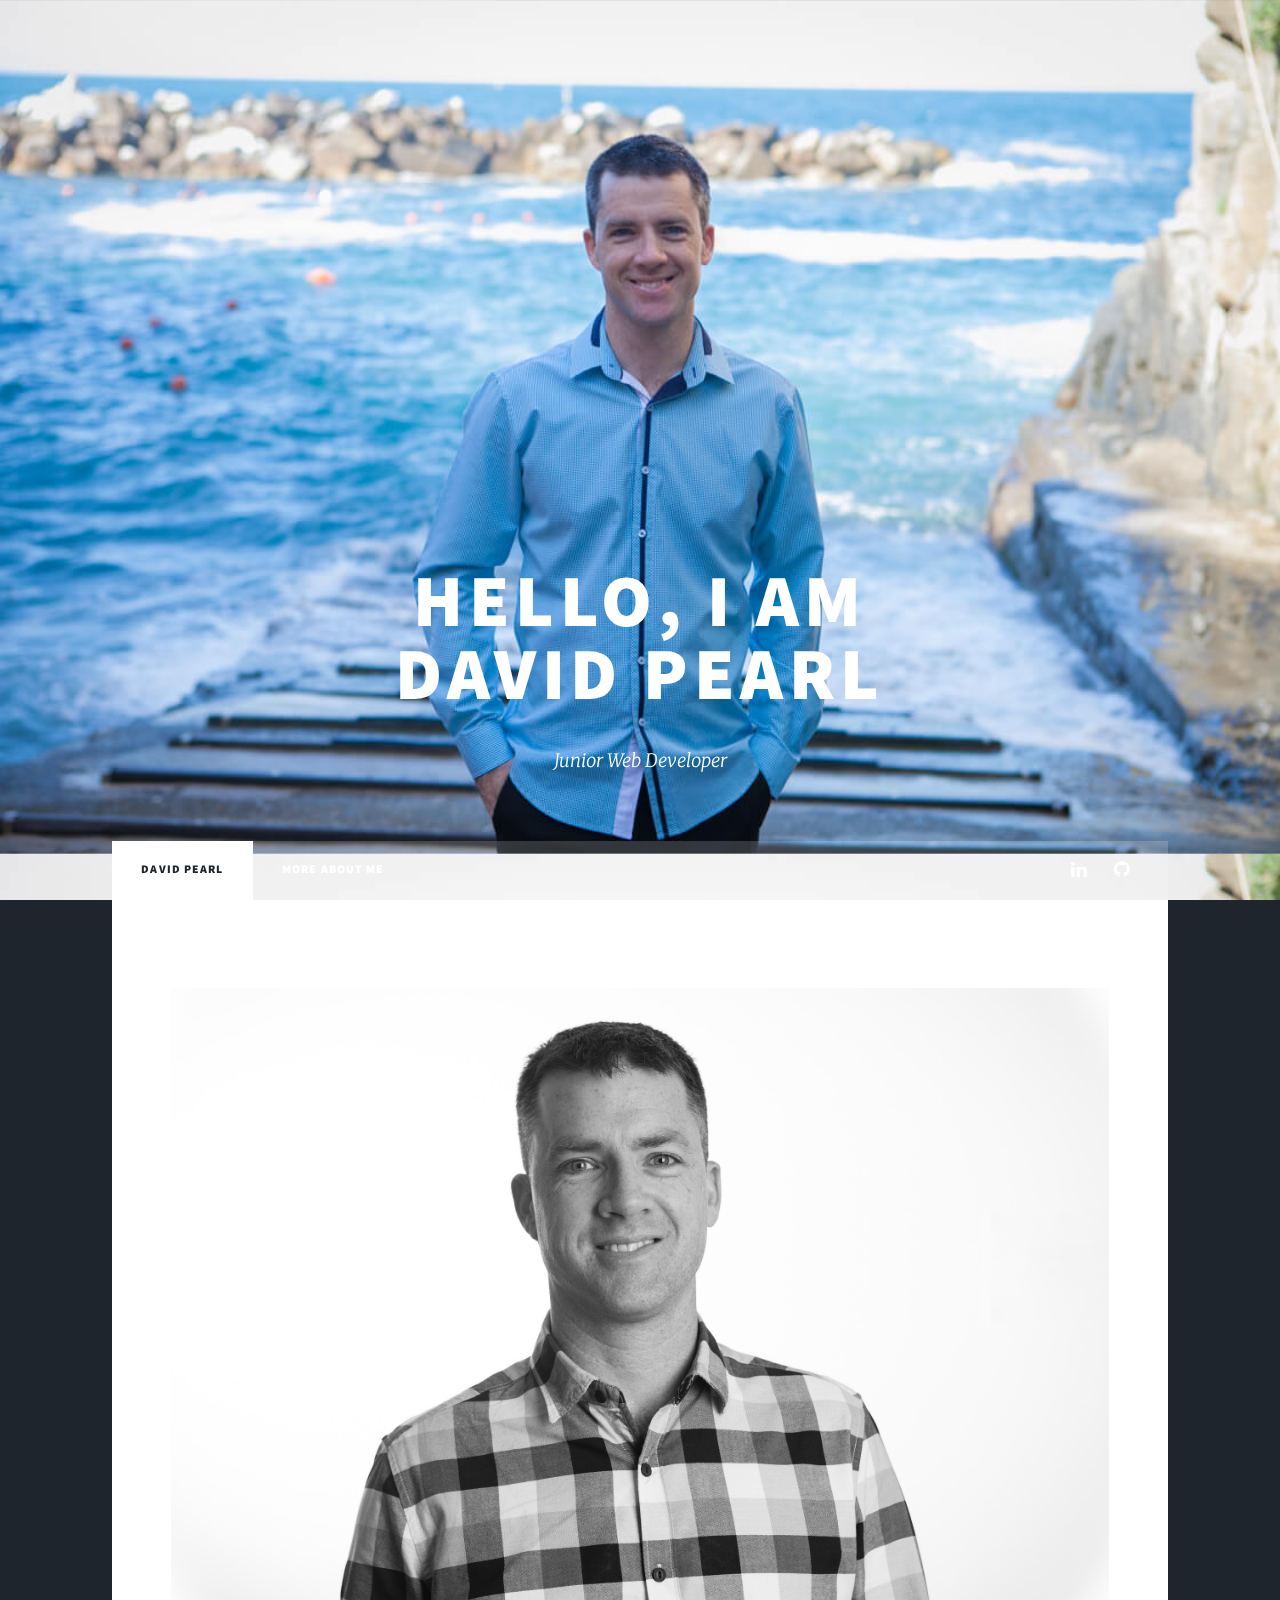
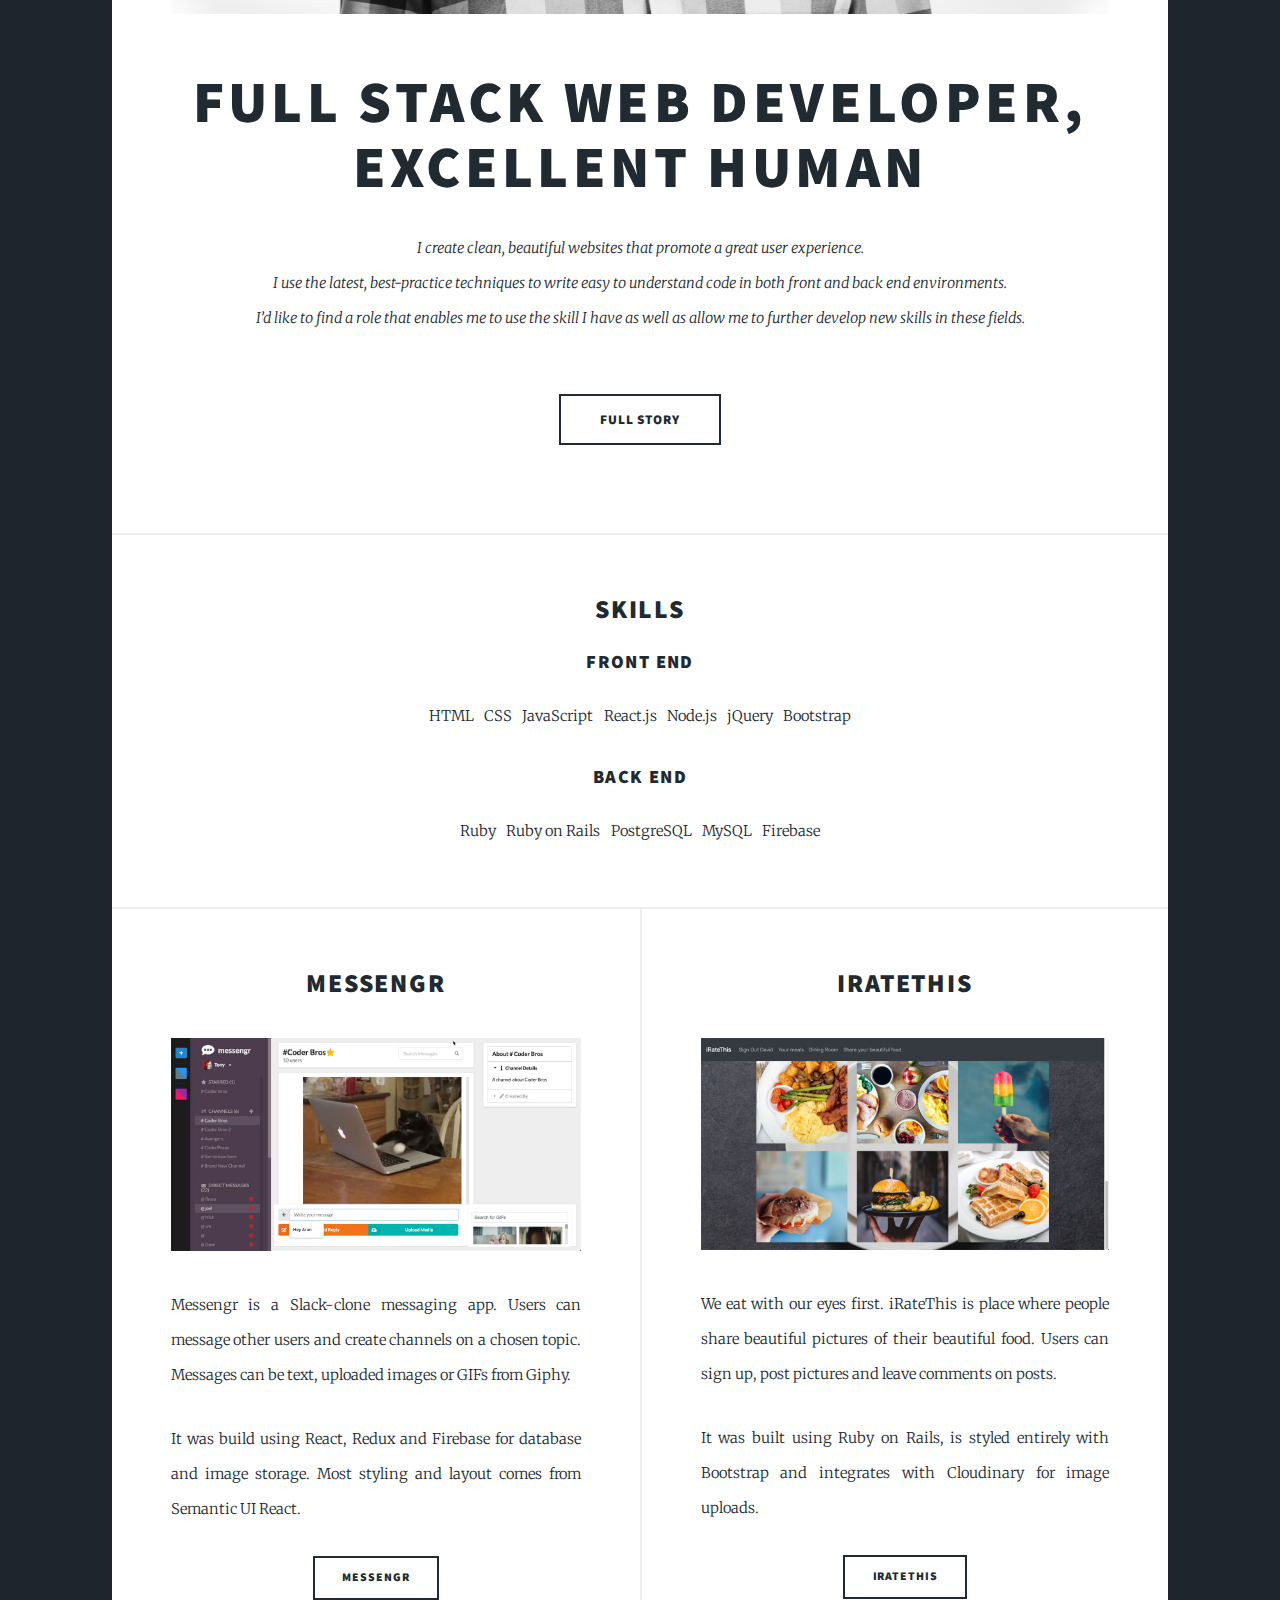
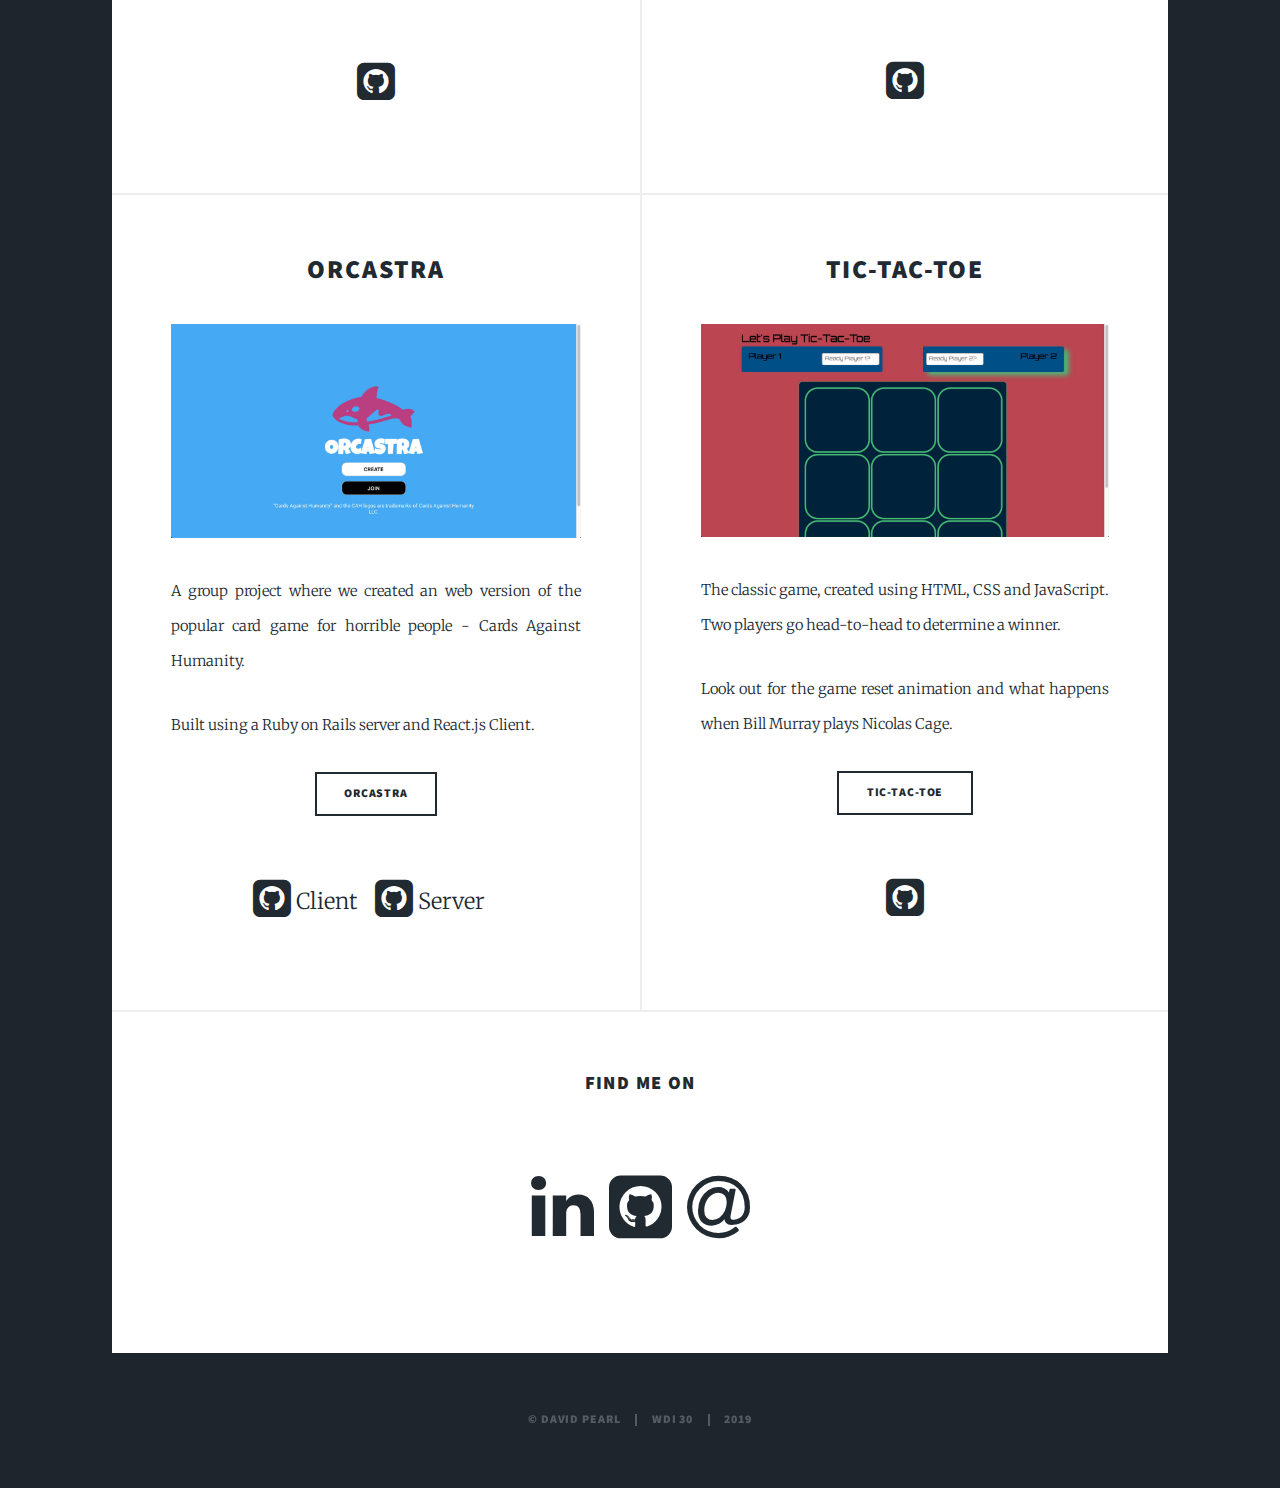
<file: index.html>
<!DOCTYPE HTML>
<html>
	<head>
		<title>David Pearl | Web Dev</title>
		<meta charset="utf-8" />
		<meta name="viewport" content="width=device-width, initial-scale=1, user-scalable=no" />
		<link rel="stylesheet" href="assets/css/main.css" />
		<noscript><link rel="stylesheet" href="assets/css/noscript.css" /></noscript>
	</head>
	<body class="is-preload">

		<!-- Wrapper -->
			<div id="wrapper" class="fade-in">

				<!-- Intro -->
					<div id="intro">
						<h1>Hello, I am<br />
						David Pearl</h1>
						<p>Junior Web Developer</p>
					</div>

				<!-- Header -->
					<header id="header">
						<a href="index.html" class="logo">David Pearl</a>
					</header>

				<!-- Nav -->
					<nav id="nav">
						<ul class="links">
							<li class="active">
								<a href="index.html">David Pearl</a>
							</li>
							<li>
								<a href="aboutme.html">More about me</a>
							</li>
						</ul>
						<ul class="icons">
							<li>
								<a href="https://linkedin.com/in/davidtpearl/" class="icon fa-linkedin" target="_blank"><span class="label">LinkedIn</span></a>
							</li>
							<li>
								<a href="https://github.com/dtpearl" class="icon fa-github" target="_blank"><span class="label">GitHub</span></a>
							</li>
						</ul>
					</nav>

				<!-- Main -->
					<div id="main">

						<!-- Featured Post -->
							<article class="post featured">

								<a class="image main"><img src="images/pic01.jpg" alt="David Pearl" /></a>
								<header class="major">
									<h2>Full Stack Web Developer,<br />
									Excellent Human</h2>
									<p>I create clean, beautiful websites that promote a great user experience.<br />
									I use the latest, best-practice techniques to write easy to understand code in both front and back end environments.<br />
									I’d like to find a role that enables me to use the skill I have as well as allow me to further develop new skills in these fields.</p>
								</header>
								<ul class="actions special">
									<li>
										<a href="aboutme.html" class="button large">Full Story</a>
									</li>
								</ul>
							</article>

							<section class="skills">
								<h2>Skills</h2>
								<h3>Front End</h3>
								<ul class="icons">
									<li>HTML</li>
									<li>CSS</li>
									<li>JavaScript</li>
									<li>React.js</li>
									<li>Node.js</li>
									<li>jQuery</li>
									<li>Bootstrap</li>
								</ul>
								<h3>Back End</h3>
								<ul class="icons">
									<li>Ruby</li>
									<li>Ruby on Rails</li>
									<li>PostgreSQL</li>
									<li>MySQL</li>
									<li>Firebase</li>
								</ul>
							</section>

						<!-- Portfolio Items -->
							<section class="posts">
								<!-- Portfolio Item - Messengr -->
								<article>
									<header>
										<h2><a href="https://dtpearl.github.io/messengr" target="_blank">messengr</a></h2>
									</header>
									<a href="https://dtpearl.github.io/messengr" class="image fit" target="_blank"><img src="images/messengr_screenshot.jpg" alt="Messengr Screenshot" /></a>
									<p>Messengr is a Slack-clone messaging app. Users can message other users and create channels on a chosen topic. Messages can be text, uploaded images or GIFs from Giphy.</p>
									<p>It was build using React, Redux and Firebase for database and image storage. Most styling and layout comes from Semantic UI React.</p>
									<ul class="actions special">
										<li><a href="https://dtpearl.github.io/messengr" class="button" target="_blank">messengr</a></li>
									</ul>
									<a href="https://github.com/dtpearl/messengr" class="icon alt fa-github-square fa-3x" target="_blank"></a>
								</article>

								<!-- Portfolio Item - iRateThis -->
								<article>
									<header>
										<h2><a href="https://iratethis.herokuapp.com" target="_blank">iRateThis</h2>
									</header>
									<a href="https://iratethis.herokuapp.com" class="image fit" target="_blank"><img src="images/iratethis_screenshot.jpg" alt="iRateThis Screenshot" /></a>
									<p>We eat with our eyes first. iRateThis is place where people share beautiful pictures of their beautiful food. Users can sign up, post pictures and leave comments on posts.</p>
									<p>It was built using Ruby on Rails, is styled entirely with Bootstrap and integrates with Cloudinary for image uploads.</p>
									<ul class="actions special">
										<li><a href="https://iratethis.herokuapp.com" class="button" target="_blank">iRateThis</a></li>
									</ul>
									<a href="https://github.com/dtpearl/iratethis" class="icon alt fa-github-square fa-3x" target="_blank"></a>
								</article>

								<!-- Portfolio Item - Orcastra -->
								<article>
									<header>
										<h2><a href="https://nickec86.github.io/orcastra_client/#/" target="_blank">Orcastra</a></h2>
									</header>
									<a href="https://nickec86.github.io/orcastra_client/#/" class="image fit" target="_blank"><img src="images/orcastra_screenshot.jpg" alt="Orcastra Screenshot" /></a>
									<p>A group project where we created an web version of the popular card game for horrible people - Cards Against Humanity.</p>
									<p>Built using a Ruby on Rails server and React.js Client.</p>
									<ul class="actions special">
										<li><a href="https://nickec86.github.io/orcastra_client/#/" class="button" target="_blank">Orcastra</a></li>
									</ul>
									<a href="https://github.com/nickec86/orcastra_client" class="icon alt fa-github-square fa-3x" target="_blank"><span class="orcastra-git"> Client</span></a>
									<a href="https://github.com/dtpearl/orcastra-backend" class="icon alt fa-github-square fa-3x" target="_blank"><span class="orcastra-git"> Server</span></a>
								</article>

								<!-- Portfolio Item - Tic Tac Toe -->
								<article>
									<header>
										<h2><a href="#">Tic-Tac-Toe</a></h2>
									</header>
									<a href="#" class="image fit" target="_blank"><img src="images/project0_screenshot.jpg" alt="Tic Tac Toe Screenshot" /></a>
									<p>The classic game, created using HTML, CSS and JavaScript. Two players go head-to-head to determine a winner.</p>
									<p>Look out for the game reset animation and what happens when Bill Murray plays Nicolas Cage.</p>
									<ul class="actions special">
										<li>
											<a href="https://dtpearl.github.io/Project0/" class="button" target="_blank">Tic-Tac-Toe</a>
										</li>
									</ul>
									<a href="https://github.com/dtpearl/Project0" class="icon alt fa-github-square fa-3x" target="_blank"><span class="label">GitHub</span></a>
								</article>
							</section>

						<!-- Footer -->
							<footer>
								<section>
									<h3>Find Me On</h3>
									<ul class="icons alt">
										<a href="https://linkedin.com/in/davidtpearl/" class="icon alt fa-linkedin fa-5x" target="_blank"><span class="label">LinkedIn</span>  </a>
										<a href="https://github.com/dtpearl" class="icon alt fa-github-square fa-5x" target="_blank"><span class="label">GitHub</span>  </a>
										<a href="mailto: davidtpearl@gmail.com" class="icon alt fa-at fa-5x"><span class="label">davidtpearl@gmail.com</span></a>
									</ul>
								</section>
							</footer>

					</div>

				<!-- Copyright -->
					<div id="copyright">
						<ul><li>&copy; David Pearl</li><li>WDI 30</li><li>2019</li></ul>
					</div>

			</div>

		<!-- Scripts -->
			<script src="assets/js/jquery.min.js"></script>
			<script src="assets/js/jquery.scrollex.min.js"></script>
			<script src="assets/js/jquery.scrolly.min.js"></script>
			<script src="assets/js/browser.min.js"></script>
			<script src="assets/js/breakpoints.min.js"></script>
			<script src="assets/js/util.js"></script>
			<script src="assets/js/main.js"></script>

	</body>
</html>
</file>
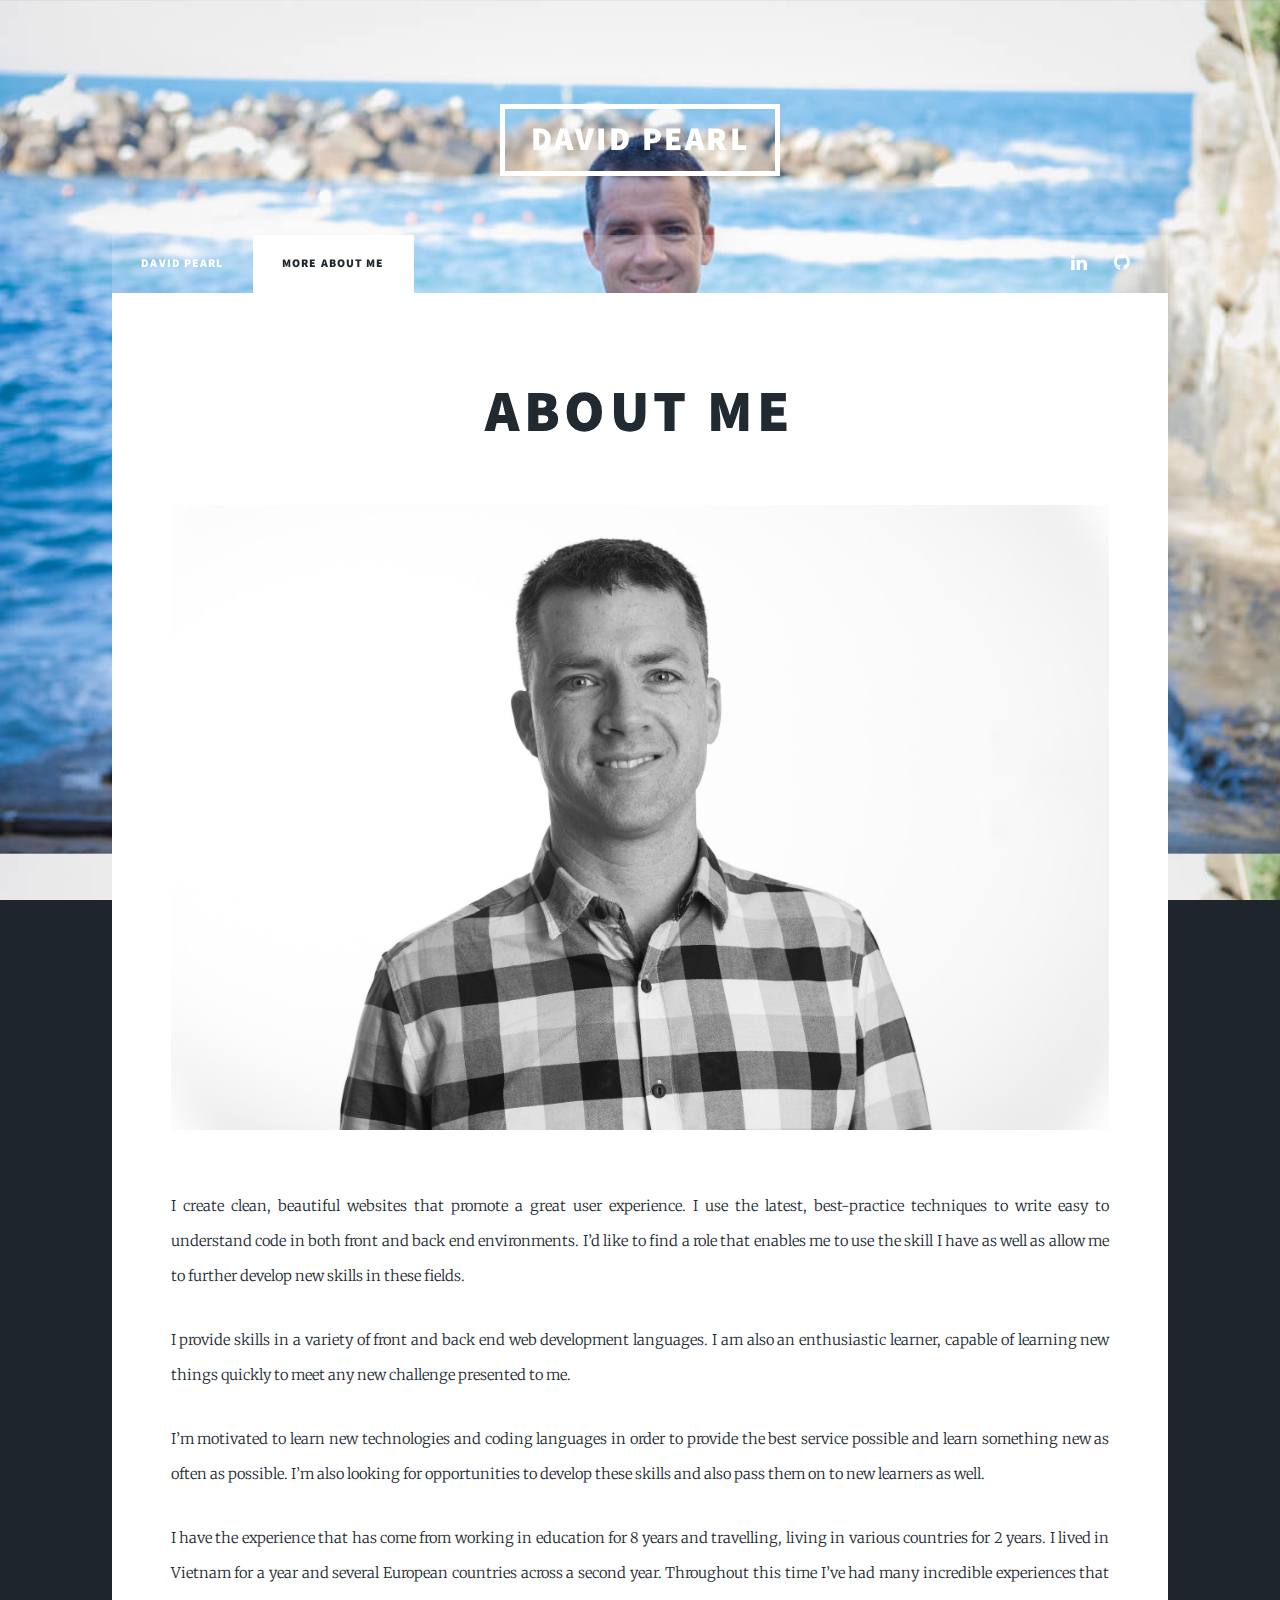
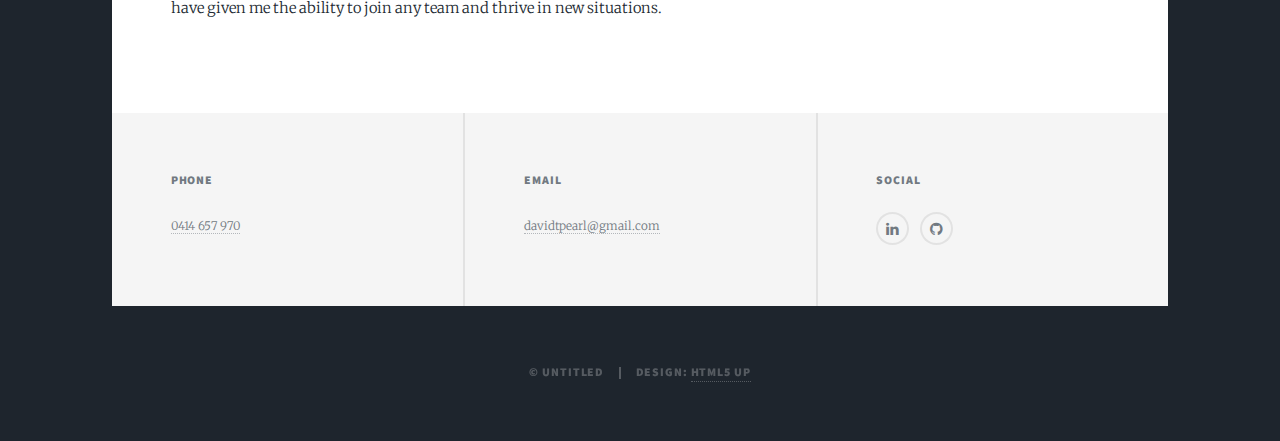
<file: aboutme.html>
<!DOCTYPE HTML>
<html>
	<head>
		<title>David Pearl | Web Dev</title>
		<meta charset="utf-8" />
		<meta name="viewport" content="width=device-width, initial-scale=1, user-scalable=no" />
		<link rel="stylesheet" href="assets/css/main.css" />
		<noscript><link rel="stylesheet" href="assets/css/noscript.css" /></noscript>
	</head>
	<body class="is-preload">

		<!-- Wrapper -->
			<div id="wrapper">

				<!-- Header -->
					<header id="header">
						<a href="index.html" class="logo">David Pearl</a>
					</header>

				<!-- Nav -->
					<nav id="nav">
						<ul class="links">
							<li><a href="index.html">David Pearl</a></li>
							<li class="active"><a href="aboutme.html">More About Me</a></li>
						</ul>
						<ul class="icons">
							<li><a href="https://linkedin.com/in/davidtpearl/" class="icon fa-linkedin"><span class="label">LinkedIn</span></a></li>
							<li><a href="https://github.com/dtpearl" class="icon fa-github"><span class="label">GitHub</span></a></li>
						</ul>
					</nav>

				<!-- Main -->
					<div id="main">

						<!-- Post -->
							<section class="post">
								<header class="major">
									<h1>About Me</h1>
								</header>
								<div class="image main"><img src="images/pic01.jpg" alt="" /></div>
								<p>I create clean, beautiful websites that promote a great user experience. I use the latest, best-practice techniques to write easy to understand code in both front and back end environments. I’d like to find a role that enables me to use the skill I have as well as allow me to further develop new skills in these fields.</p>
								<p>I provide skills in a variety of front and back end web development languages. I am also an enthusiastic learner, capable of learning new things quickly to meet any new challenge presented to me.</p>
								<p>I’m motivated to learn new technologies and coding languages in order to provide the best service possible and learn something new as often as possible. I’m also looking for opportunities to develop these skills and also pass them on to new learners as well.</p>
								<p>I have the experience that has come from working in education for 8 years and travelling, living in various countries for 2 years. I lived in Vietnam for a year and several European countries across a second year. Throughout this time I’ve had many incredible experiences that have given me the ability to join any team and thrive in new situations.</p>
							</section>

					</div>

				<!-- Footer -->
					<footer id="footer">
						<section>
							<section>
								<h3>Phone</h3>
								<p><a>0414 657 970</a></p>
							</section>
						</section>
						<section >

							<section>
								<h3>Email</h3>
								<p><a>davidtpearl@gmail.com</a></p>

							</section>
						</section>
						<section>
							<h3>Social</h3>
							<ul class="icons alt">
								<li><a href="https://linkedin.com/in/davidtpearl/" class="icon alt fa-linkedin"><span class="label">LinkedIn</span></a></li>
								<li><a href="https://github.com/dtpearl" class="icon alt fa-github"><span class="label">GitHub</span></a></li>
							</ul>
						</section>
					</footer>

				<!-- Copyright -->
					<div id="copyright">
						<ul><li>&copy; Untitled</li><li>Design: <a href="https://html5up.net">HTML5 UP</a></li></ul>
					</div>

			</div>

		<!-- Scripts -->
			<script src="assets/js/jquery.min.js"></script>
			<script src="assets/js/jquery.scrollex.min.js"></script>
			<script src="assets/js/jquery.scrolly.min.js"></script>
			<script src="assets/js/browser.min.js"></script>
			<script src="assets/js/breakpoints.min.js"></script>
			<script src="assets/js/util.js"></script>
			<script src="assets/js/main.js"></script>

	</body>
</html>
</file>
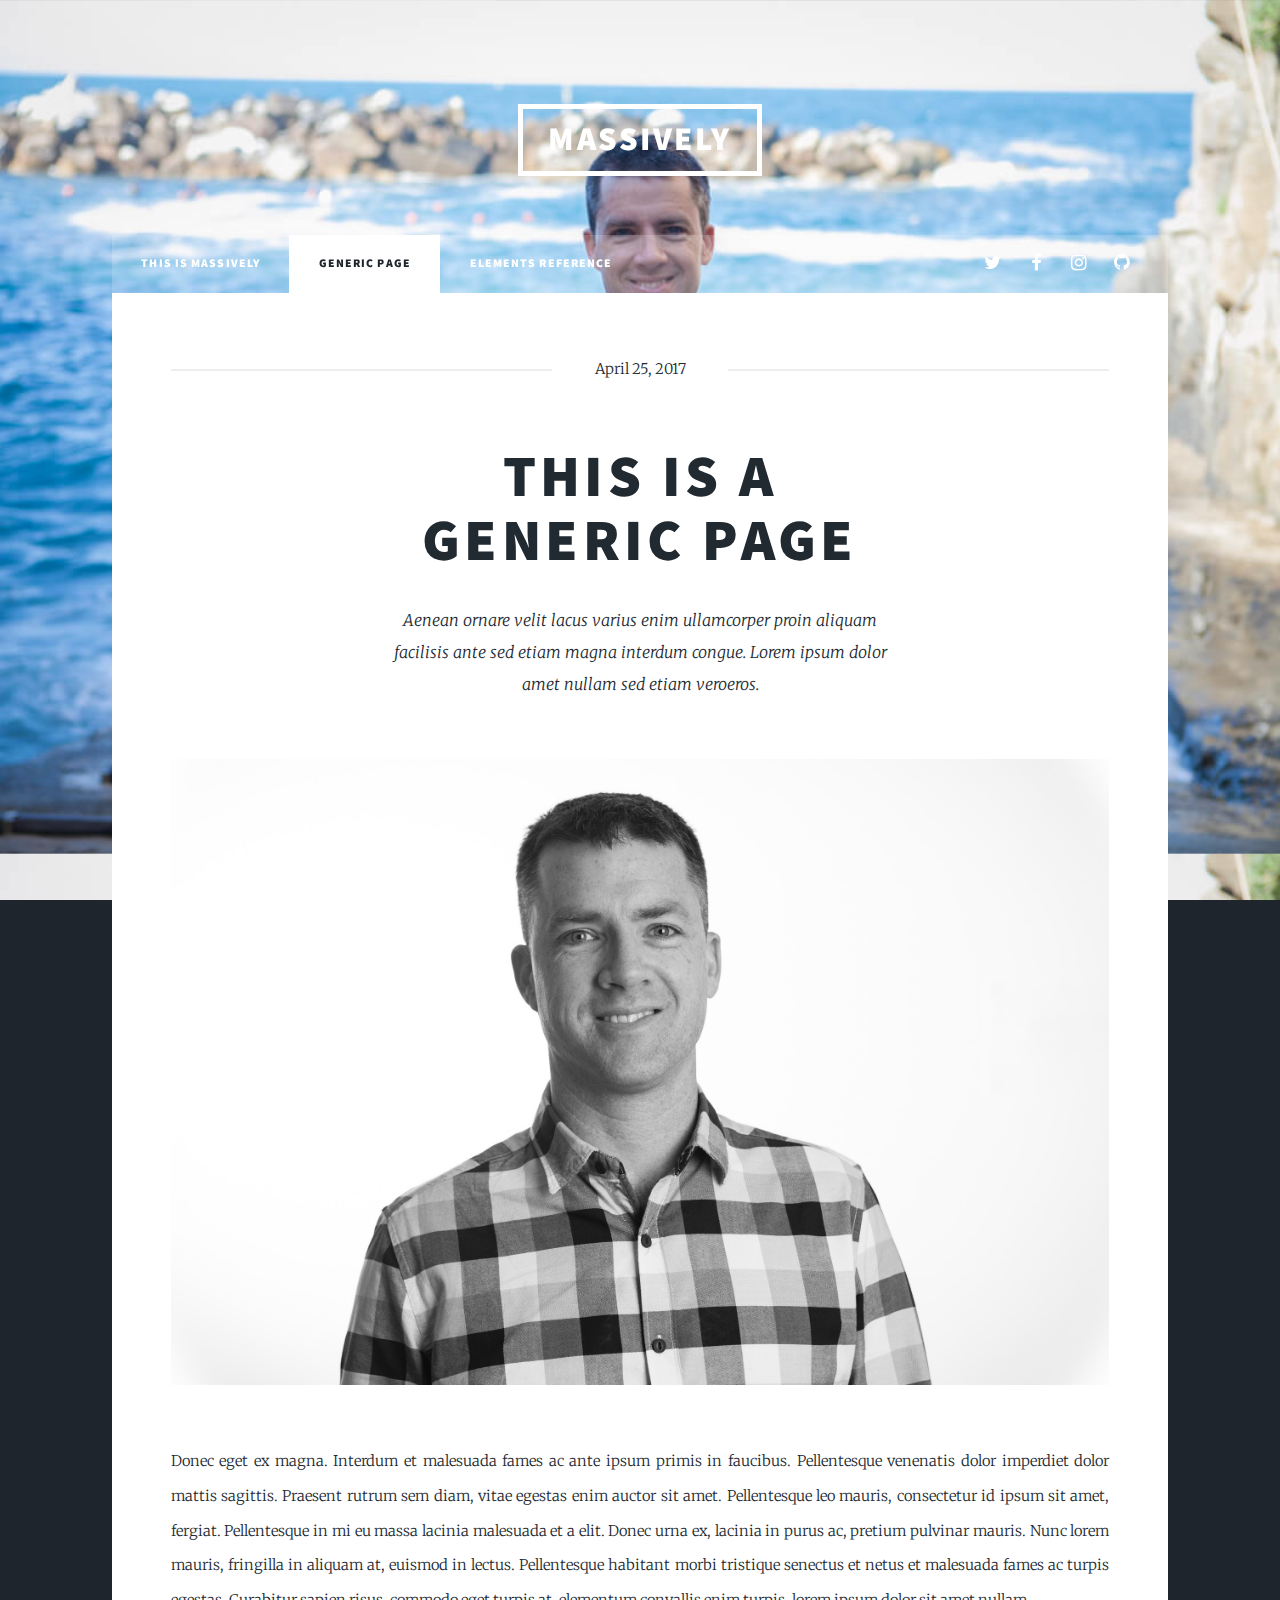
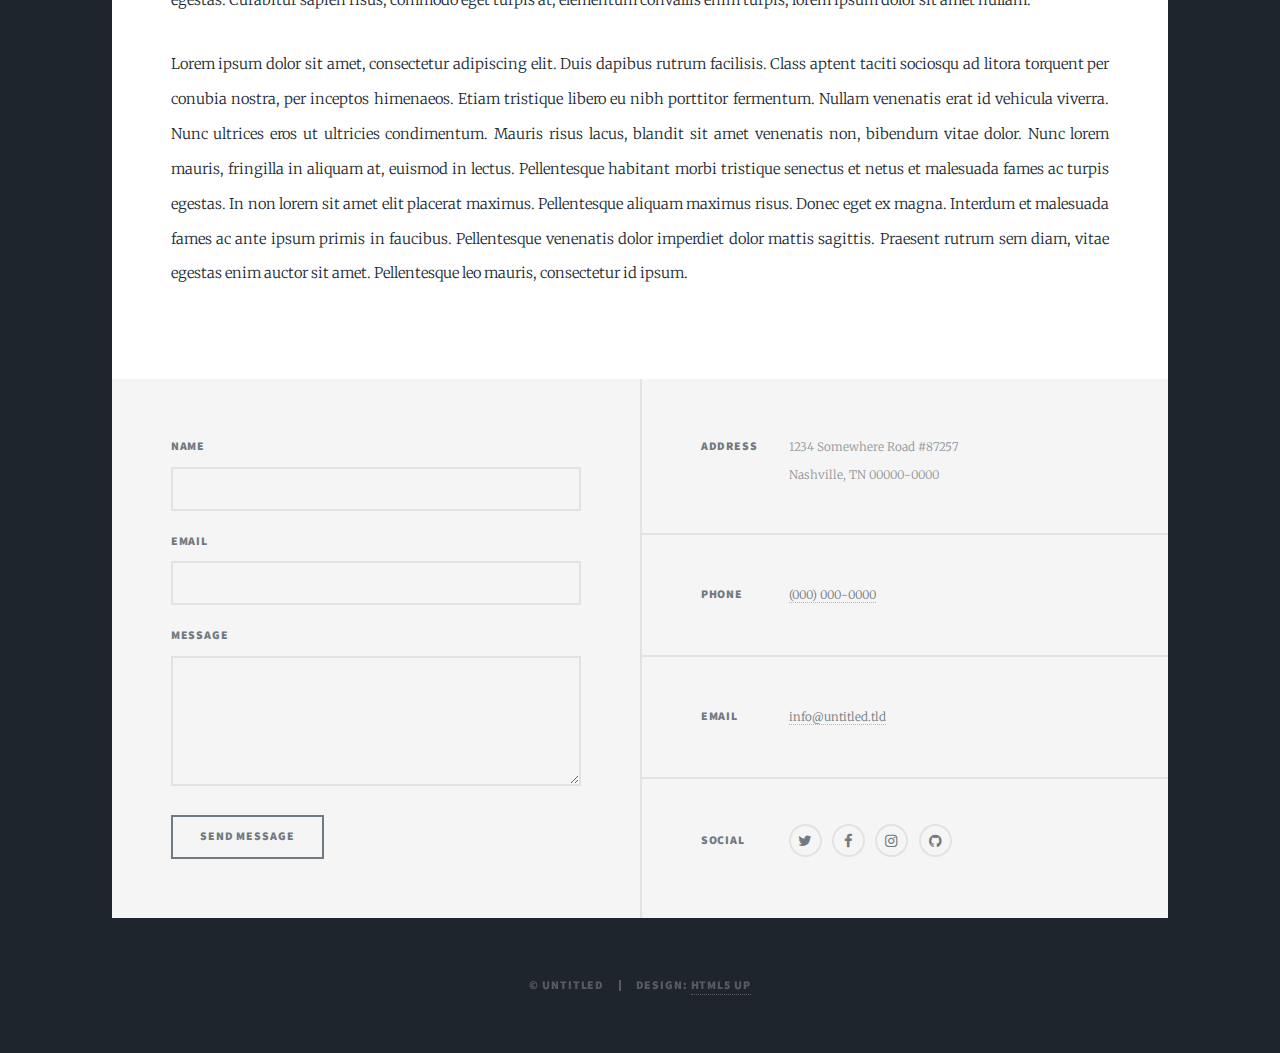
<file: generic.html>
<!DOCTYPE HTML>
<!--
	Massively by HTML5 UP
	html5up.net | @ajlkn
	Free for personal and commercial use under the CCA 3.0 license (html5up.net/license)
-->
<html>
	<head>
		<title>Generic Page - Massively by HTML5 UP</title>
		<meta charset="utf-8" />
		<meta name="viewport" content="width=device-width, initial-scale=1, user-scalable=no" />
		<link rel="stylesheet" href="assets/css/main.css" />
		<noscript><link rel="stylesheet" href="assets/css/noscript.css" /></noscript>
	</head>
	<body class="is-preload">

		<!-- Wrapper -->
			<div id="wrapper">

				<!-- Header -->
					<header id="header">
						<a href="index.html" class="logo">Massively</a>
					</header>

				<!-- Nav -->
					<nav id="nav">
						<ul class="links">
							<li><a href="index.html">This is Massively</a></li>
							<li class="active"><a href="generic.html">Generic Page</a></li>
							<li><a href="elements.html">Elements Reference</a></li>
						</ul>
						<ul class="icons">
							<li><a href="#" class="icon fa-twitter"><span class="label">Twitter</span></a></li>
							<li><a href="#" class="icon fa-facebook"><span class="label">Facebook</span></a></li>
							<li><a href="#" class="icon fa-instagram"><span class="label">Instagram</span></a></li>
							<li><a href="#" class="icon fa-github"><span class="label">GitHub</span></a></li>
						</ul>
					</nav>

				<!-- Main -->
					<div id="main">

						<!-- Post -->
							<section class="post">
								<header class="major">
									<span class="date">April 25, 2017</span>
									<h1>This is a<br />
									Generic Page</h1>
									<p>Aenean ornare velit lacus varius enim ullamcorper proin aliquam<br />
									facilisis ante sed etiam magna interdum congue. Lorem ipsum dolor<br />
									amet nullam sed etiam veroeros.</p>
								</header>
								<div class="image main"><img src="images/pic01.jpg" alt="" /></div>
								<p>Donec eget ex magna. Interdum et malesuada fames ac ante ipsum primis in faucibus. Pellentesque venenatis dolor imperdiet dolor mattis sagittis. Praesent rutrum sem diam, vitae egestas enim auctor sit amet. Pellentesque leo mauris, consectetur id ipsum sit amet, fergiat. Pellentesque in mi eu massa lacinia malesuada et a elit. Donec urna ex, lacinia in purus ac, pretium pulvinar mauris. Nunc lorem mauris, fringilla in aliquam at, euismod in lectus. Pellentesque habitant morbi tristique senectus et netus et malesuada fames ac turpis egestas. Curabitur sapien risus, commodo eget turpis at, elementum convallis enim turpis, lorem ipsum dolor sit amet nullam.</p>
								<p>Lorem ipsum dolor sit amet, consectetur adipiscing elit. Duis dapibus rutrum facilisis. Class aptent taciti sociosqu ad litora torquent per conubia nostra, per inceptos himenaeos. Etiam tristique libero eu nibh porttitor fermentum. Nullam venenatis erat id vehicula viverra. Nunc ultrices eros ut ultricies condimentum. Mauris risus lacus, blandit sit amet venenatis non, bibendum vitae dolor. Nunc lorem mauris, fringilla in aliquam at, euismod in lectus. Pellentesque habitant morbi tristique senectus et netus et malesuada fames ac turpis egestas. In non lorem sit amet elit placerat maximus. Pellentesque aliquam maximus risus. Donec eget ex magna. Interdum et malesuada fames ac ante ipsum primis in faucibus. Pellentesque venenatis dolor imperdiet dolor mattis sagittis. Praesent rutrum sem diam, vitae egestas enim auctor sit amet. Pellentesque leo mauris, consectetur id ipsum.</p>
							</section>

					</div>

				<!-- Footer -->
					<footer id="footer">
						<section>
							<form method="post" action="#">
								<div class="fields">
									<div class="field">
										<label for="name">Name</label>
										<input type="text" name="name" id="name" />
									</div>
									<div class="field">
										<label for="email">Email</label>
										<input type="text" name="email" id="email" />
									</div>
									<div class="field">
										<label for="message">Message</label>
										<textarea name="message" id="message" rows="3"></textarea>
									</div>
								</div>
								<ul class="actions">
									<li><input type="submit" value="Send Message" /></li>
								</ul>
							</form>
						</section>
						<section class="split contact">
							<section class="alt">
								<h3>Address</h3>
								<p>1234 Somewhere Road #87257<br />
								Nashville, TN 00000-0000</p>
							</section>
							<section>
								<h3>Phone</h3>
								<p><a href="#">(000) 000-0000</a></p>
							</section>
							<section>
								<h3>Email</h3>
								<p><a href="#">info@untitled.tld</a></p>
							</section>
							<section>
								<h3>Social</h3>
								<ul class="icons alt">
									<li><a href="#" class="icon alt fa-twitter"><span class="label">Twitter</span></a></li>
									<li><a href="#" class="icon alt fa-facebook"><span class="label">Facebook</span></a></li>
									<li><a href="#" class="icon alt fa-instagram"><span class="label">Instagram</span></a></li>
									<li><a href="#" class="icon alt fa-github"><span class="label">GitHub</span></a></li>
								</ul>
							</section>
						</section>
					</footer>

				<!-- Copyright -->
					<div id="copyright">
						<ul><li>&copy; Untitled</li><li>Design: <a href="https://html5up.net">HTML5 UP</a></li></ul>
					</div>

			</div>

		<!-- Scripts -->
			<script src="assets/js/jquery.min.js"></script>
			<script src="assets/js/jquery.scrollex.min.js"></script>
			<script src="assets/js/jquery.scrolly.min.js"></script>
			<script src="assets/js/browser.min.js"></script>
			<script src="assets/js/breakpoints.min.js"></script>
			<script src="assets/js/util.js"></script>
			<script src="assets/js/main.js"></script>

	</body>
</html>
</file>
<file: assets/css/main.css>
@import url(font-awesome.min.css);
@import url("https://fonts.googleapis.com/css?family=Merriweather:300,700,300italic,700italic|Source+Sans+Pro:900");

/*
	Massively by HTML5 UP
	html5up.net | @ajlkn
	Free for personal and commercial use under the CCA 3.0 license (html5up.net/license)
*/

html, body, div, span, applet, object,
iframe, h1, h2, h3, h4, h5, h6, p, blockquote,
pre, a, abbr, acronym, address, big, cite,
code, del, dfn, em, img, ins, kbd, q, s, samp,
small, strike, strong, sub, sup, tt, var, b,
u, i, center, dl, dt, dd, ol, ul, li, fieldset,
form, label, legend, table, caption, tbody,
tfoot, thead, tr, th, td, article, aside,
canvas, details, embed, figure, figcaption,
footer, header, hgroup, menu, nav, output, ruby,
section, summary, time, mark, audio, video {
	margin: 0;
	padding: 0;
	border: 0;
	font-size: 100%;
	font: inherit;
	vertical-align: baseline;}

article, aside, details, figcaption, figure,
footer, header, hgroup, menu, nav, section {
	display: block;}

body {
	line-height: 1;
}

ol, ul {
	list-style: none;
}

blockquote, q {
	quotes: none;
}

	blockquote:before, blockquote:after, q:before, q:after {
		content: '';
		content: none;
	}

table {
	border-collapse: collapse;
	border-spacing: 0;
}

body {
	-webkit-text-size-adjust: none;
}

mark {
	background-color: transparent;
	color: inherit;
}

input::-moz-focus-inner {
	border: 0;
	padding: 0;
}

input, select, textarea {
	-moz-appearance: none;
	-webkit-appearance: none;
	-ms-appearance: none;
	appearance: none;
}

/* Basic */

	@-ms-viewport {
		width: device-width;
	}

	body {
		-ms-overflow-style: scrollbar;
	}

	@media screen and (max-width: 480px) {

		html, body {
			min-width: 320px;
		}

	}

	html {
		box-sizing: border-box;
	}

	*, *:before, *:after {
		box-sizing: inherit;
	}

	body {
		background-color: #1e252d;
	}

		body.is-preload *, body.is-preload *:before, body.is-preload *:after {
			-moz-animation: none !important;
			-webkit-animation: none !important;
			-ms-animation: none !important;
			animation: none !important;
			-moz-transition: none !important;
			-webkit-transition: none !important;
			-ms-transition: none !important;
			transition: none !important;
		}

/* Type */

	html {
		font-size: 16pt;
	}

		@media screen and (max-width: 1680px) {

			html {
				font-size: 12pt;
			}

		}

		@media screen and (max-width: 1280px) {

			html {
				font-size: 11pt;
			}

		}

		@media screen and (max-width: 360px) {

			html {
				font-size: 10pt;
			}

		}

	body {
		color: #212931;
	}

	body, input, select, textarea {
		font-family: "Merriweather", Georgia, serif;
		font-weight: 300;
		font-size: 1rem;
		line-height: 2.375;
	}

	a {
		-moz-transition: color 0.2s ease-in-out, background-color 0.2s ease-in-out, border-color 0.2s ease-in-out, box-shadow 0.2s ease-in-out;
		-webkit-transition: color 0.2s ease-in-out, background-color 0.2s ease-in-out, border-color 0.2s ease-in-out, box-shadow 0.2s ease-in-out;
		-ms-transition: color 0.2s ease-in-out, background-color 0.2s ease-in-out, border-color 0.2s ease-in-out, box-shadow 0.2s ease-in-out;
		transition: color 0.2s ease-in-out, background-color 0.2s ease-in-out, border-color 0.2s ease-in-out, box-shadow 0.2s ease-in-out;
		border-bottom: dotted 1px;
		text-decoration: none;
	}

		a:hover {
			border-bottom-color: transparent;
		}

	strong, b {
		font-weight: 600;
	}

	em, i {
		font-style: italic;
	}

	p {
		text-align: justify;
		margin: 0 0 2rem 0;
	}

	h1, h2, h3, h4, h5, h6 {
		font-family: "Source Sans Pro", Helvetica, sans-serif;
		font-weight: 900;
		line-height: 1.5;
		letter-spacing: 0.075em;
		text-transform: uppercase;
		margin: 0 0 1rem 0;
	}

		h1 a, h2 a, h3 a, h4 a, h5 a, h6 a {
			border-bottom: 0;
			color: inherit;
			text-decoration: none;
		}

	h1 {
		font-size: 4rem;
		line-height: 1.1;
		margin: 0 0 2rem 0;
	}

	h2 {
		font-size: 1.75rem;
		line-height: 1.3;
		margin: 0 0 1.5rem 0;
	}

	h3 {
		font-size: 1.25rem;
		margin: 0 0 1.5rem 0;
	}

	h4 {
		font-size: 1rem;
	}

	h5 {
		font-size: 0.9rem;
	}

	h6 {
		font-size: 0.8rem;
	}

	sub {
		font-size: 0.8rem;
		position: relative;
		top: 0.5rem;
	}

	sup {
		font-size: 0.8rem;
		position: relative;
		top: -0.5rem;
	}

	blockquote {
		border-left: solid 4px;
		font-style: italic;
		margin: 0 0 2rem 0;
		padding: 0.5rem 0 0.5rem 2rem;
	}

	code {
		border: solid 2px;
		font-family: "Courier New", monospace;
		font-size: 0.9rem;
		margin: 0 0.25rem;
		padding: 0.25rem 0.65rem;
	}

	pre {
		-webkit-overflow-scrolling: touch;
		font-family: "Courier New", monospace;
		font-size: 0.9rem;
		margin: 0 0 2rem 0;
	}

		pre code {
			display: block;
			line-height: 1.75;
			padding: 1rem 1.5rem;
			overflow-x: auto;
		}

	hr {
		border: 0;
		border-bottom: solid 2px;
		margin: 3rem 0;
	}

		hr.major {
			margin: 5rem 0;
		}

	.align-left {
		text-align: left;
	}

	.align-center {
		text-align: center;
	}

	.align-right {
		text-align: right;
	}

	input, select, textarea {
		color: #212931;
	}

	a {
		color: #212931;
		border-bottom-color: rgba(33, 41, 49, 0.5);
	}

		a:hover {
			border-bottom-color: transparent;
			color: #18bfef !important;
		}

	strong, b {
		color: #212931;
	}

	h1, h2, h3, h4, h5, h6 {
		color: #212931;
	}

	blockquote {
		border-left-color: #eeeeee;
	}

	code {
		background: rgba(220, 220, 220, 0.25);
		border-color: #eeeeee;
	}

	hr {
		border-bottom-color: #eeeeee;
	}

/* Row */

	.row {
		display: flex;
		flex-wrap: wrap;
		box-sizing: border-box;
		align-items: stretch;
	}

		.row > * {
			box-sizing: border-box;
		}

		.row.gtr-uniform > * > :last-child {
			margin-bottom: 0;
		}

		.row.aln-left {
			justify-content: flex-start;
		}

		.row.aln-center {
			justify-content: center;
		}

		.row.aln-right {
			justify-content: flex-end;
		}

		.row.aln-top {
			align-items: flex-start;
		}

		.row.aln-middle {
			align-items: center;
		}

		.row.aln-bottom {
			align-items: flex-end;
		}

		.row > .imp {
			order: -1;
		}

		.row > .col-1 {
			width: 8.3333333333%;
		}

		.row > .off-1 {
			margin-left: 8.3333333333%;
		}

		.row > .col-2 {
			width: 16.6666666667%;
		}

		.row > .off-2 {
			margin-left: 16.6666666667%;
		}

		.row > .col-3 {
			width: 25%;
		}

		.row > .off-3 {
			margin-left: 25%;
		}

		.row > .col-4 {
			width: 33.3333333333%;
		}

		.row > .off-4 {
			margin-left: 33.3333333333%;
		}

		.row > .col-5 {
			width: 41.6666666667%;
		}

		.row > .off-5 {
			margin-left: 41.6666666667%;
		}

		.row > .col-6 {
			width: 50%;
		}

		.row > .off-6 {
			margin-left: 50%;
		}

		.row > .col-7 {
			width: 58.3333333333%;
		}

		.row > .off-7 {
			margin-left: 58.3333333333%;
		}

		.row > .col-8 {
			width: 66.6666666667%;
		}

		.row > .off-8 {
			margin-left: 66.6666666667%;
		}

		.row > .col-9 {
			width: 75%;
		}

		.row > .off-9 {
			margin-left: 75%;
		}

		.row > .col-10 {
			width: 83.3333333333%;
		}

		.row > .off-10 {
			margin-left: 83.3333333333%;
		}

		.row > .col-11 {
			width: 91.6666666667%;
		}

		.row > .off-11 {
			margin-left: 91.6666666667%;
		}

		.row > .col-12 {
			width: 100%;
		}

		.row > .off-12 {
			margin-left: 100%;
		}

		.row.gtr-0 {
			margin-top: 0;
			margin-left: 0rem;
		}

			.row.gtr-0 > * {
				padding: 0 0 0 0rem;
			}

			.row.gtr-0.gtr-uniform {
				margin-top: 0rem;
			}

				.row.gtr-0.gtr-uniform > * {
					padding-top: 0rem;
				}

		.row.gtr-25 {
			margin-top: 0;
			margin-left: -0.375rem;
		}

			.row.gtr-25 > * {
				padding: 0 0 0 0.375rem;
			}

			.row.gtr-25.gtr-uniform {
				margin-top: -0.375rem;
			}

				.row.gtr-25.gtr-uniform > * {
					padding-top: 0.375rem;
				}

		.row.gtr-50 {
			margin-top: 0;
			margin-left: -0.75rem;
		}

			.row.gtr-50 > * {
				padding: 0 0 0 0.75rem;
			}

			.row.gtr-50.gtr-uniform {
				margin-top: -0.75rem;
			}

				.row.gtr-50.gtr-uniform > * {
					padding-top: 0.75rem;
				}

		.row {
			margin-top: 0;
			margin-left: -1.5rem;
		}

			.row > * {
				padding: 0 0 0 1.5rem;
			}

			.row.gtr-uniform {
				margin-top: -1.5rem;
			}

				.row.gtr-uniform > * {
					padding-top: 1.5rem;
				}

		.row.gtr-150 {
			margin-top: 0;
			margin-left: -2.25rem;
		}

			.row.gtr-150 > * {
				padding: 0 0 0 2.25rem;
			}

			.row.gtr-150.gtr-uniform {
				margin-top: -2.25rem;
			}

				.row.gtr-150.gtr-uniform > * {
					padding-top: 2.25rem;
				}

		.row.gtr-200 {
			margin-top: 0;
			margin-left: -3rem;
		}

			.row.gtr-200 > * {
				padding: 0 0 0 3rem;
			}

			.row.gtr-200.gtr-uniform {
				margin-top: -3rem;
			}

				.row.gtr-200.gtr-uniform > * {
					padding-top: 3rem;
				}

		@media screen and (max-width: 1680px) {

			.row {
				display: flex;
				flex-wrap: wrap;
				box-sizing: border-box;
				align-items: stretch;
			}

				.row > * {
					box-sizing: border-box;
				}

				.row.gtr-uniform > * > :last-child {
					margin-bottom: 0;
				}

				.row.aln-left {
					justify-content: flex-start;
				}

				.row.aln-center {
					justify-content: center;
				}

				.row.aln-right {
					justify-content: flex-end;
				}

				.row.aln-top {
					align-items: flex-start;
				}

				.row.aln-middle {
					align-items: center;
				}

				.row.aln-bottom {
					align-items: flex-end;
				}

				.row > .imp-xlarge {
					order: -1;
				}

				.row > .col-1-xlarge {
					width: 8.3333333333%;
				}

				.row > .off-1-xlarge {
					margin-left: 8.3333333333%;
				}

				.row > .col-2-xlarge {
					width: 16.6666666667%;
				}

				.row > .off-2-xlarge {
					margin-left: 16.6666666667%;
				}

				.row > .col-3-xlarge {
					width: 25%;
				}

				.row > .off-3-xlarge {
					margin-left: 25%;
				}

				.row > .col-4-xlarge {
					width: 33.3333333333%;
				}

				.row > .off-4-xlarge {
					margin-left: 33.3333333333%;
				}

				.row > .col-5-xlarge {
					width: 41.6666666667%;
				}

				.row > .off-5-xlarge {
					margin-left: 41.6666666667%;
				}

				.row > .col-6-xlarge {
					width: 50%;
				}

				.row > .off-6-xlarge {
					margin-left: 50%;
				}

				.row > .col-7-xlarge {
					width: 58.3333333333%;
				}

				.row > .off-7-xlarge {
					margin-left: 58.3333333333%;
				}

				.row > .col-8-xlarge {
					width: 66.6666666667%;
				}

				.row > .off-8-xlarge {
					margin-left: 66.6666666667%;
				}

				.row > .col-9-xlarge {
					width: 75%;
				}

				.row > .off-9-xlarge {
					margin-left: 75%;
				}

				.row > .col-10-xlarge {
					width: 83.3333333333%;
				}

				.row > .off-10-xlarge {
					margin-left: 83.3333333333%;
				}

				.row > .col-11-xlarge {
					width: 91.6666666667%;
				}

				.row > .off-11-xlarge {
					margin-left: 91.6666666667%;
				}

				.row > .col-12-xlarge {
					width: 100%;
				}

				.row > .off-12-xlarge {
					margin-left: 100%;
				}

				.row.gtr-0 {
					margin-top: 0;
					margin-left: 0rem;
				}

					.row.gtr-0 > * {
						padding: 0 0 0 0rem;
					}

					.row.gtr-0.gtr-uniform {
						margin-top: 0rem;
					}

						.row.gtr-0.gtr-uniform > * {
							padding-top: 0rem;
						}

				.row.gtr-25 {
					margin-top: 0;
					margin-left: -0.375rem;
				}

					.row.gtr-25 > * {
						padding: 0 0 0 0.375rem;
					}

					.row.gtr-25.gtr-uniform {
						margin-top: -0.375rem;
					}

						.row.gtr-25.gtr-uniform > * {
							padding-top: 0.375rem;
						}

				.row.gtr-50 {
					margin-top: 0;
					margin-left: -0.75rem;
				}

					.row.gtr-50 > * {
						padding: 0 0 0 0.75rem;
					}

					.row.gtr-50.gtr-uniform {
						margin-top: -0.75rem;
					}

						.row.gtr-50.gtr-uniform > * {
							padding-top: 0.75rem;
						}

				.row {
					margin-top: 0;
					margin-left: -1.5rem;
				}

					.row > * {
						padding: 0 0 0 1.5rem;
					}

					.row.gtr-uniform {
						margin-top: -1.5rem;
					}

						.row.gtr-uniform > * {
							padding-top: 1.5rem;
						}

				.row.gtr-150 {
					margin-top: 0;
					margin-left: -2.25rem;
				}

					.row.gtr-150 > * {
						padding: 0 0 0 2.25rem;
					}

					.row.gtr-150.gtr-uniform {
						margin-top: -2.25rem;
					}

						.row.gtr-150.gtr-uniform > * {
							padding-top: 2.25rem;
						}

				.row.gtr-200 {
					margin-top: 0;
					margin-left: -3rem;
				}

					.row.gtr-200 > * {
						padding: 0 0 0 3rem;
					}

					.row.gtr-200.gtr-uniform {
						margin-top: -3rem;
					}

						.row.gtr-200.gtr-uniform > * {
							padding-top: 3rem;
						}

		}

		@media screen and (max-width: 1280px) {

			.row {
				display: flex;
				flex-wrap: wrap;
				box-sizing: border-box;
				align-items: stretch;
			}

				.row > * {
					box-sizing: border-box;
				}

				.row.gtr-uniform > * > :last-child {
					margin-bottom: 0;
				}

				.row.aln-left {
					justify-content: flex-start;
				}

				.row.aln-center {
					justify-content: center;
				}

				.row.aln-right {
					justify-content: flex-end;
				}

				.row.aln-top {
					align-items: flex-start;
				}

				.row.aln-middle {
					align-items: center;
				}

				.row.aln-bottom {
					align-items: flex-end;
				}

				.row > .imp-large {
					order: -1;
				}

				.row > .col-1-large {
					width: 8.3333333333%;
				}

				.row > .off-1-large {
					margin-left: 8.3333333333%;
				}

				.row > .col-2-large {
					width: 16.6666666667%;
				}

				.row > .off-2-large {
					margin-left: 16.6666666667%;
				}

				.row > .col-3-large {
					width: 25%;
				}

				.row > .off-3-large {
					margin-left: 25%;
				}

				.row > .col-4-large {
					width: 33.3333333333%;
				}

				.row > .off-4-large {
					margin-left: 33.3333333333%;
				}

				.row > .col-5-large {
					width: 41.6666666667%;
				}

				.row > .off-5-large {
					margin-left: 41.6666666667%;
				}

				.row > .col-6-large {
					width: 50%;
				}

				.row > .off-6-large {
					margin-left: 50%;
				}

				.row > .col-7-large {
					width: 58.3333333333%;
				}

				.row > .off-7-large {
					margin-left: 58.3333333333%;
				}

				.row > .col-8-large {
					width: 66.6666666667%;
				}

				.row > .off-8-large {
					margin-left: 66.6666666667%;
				}

				.row > .col-9-large {
					width: 75%;
				}

				.row > .off-9-large {
					margin-left: 75%;
				}

				.row > .col-10-large {
					width: 83.3333333333%;
				}

				.row > .off-10-large {
					margin-left: 83.3333333333%;
				}

				.row > .col-11-large {
					width: 91.6666666667%;
				}

				.row > .off-11-large {
					margin-left: 91.6666666667%;
				}

				.row > .col-12-large {
					width: 100%;
				}

				.row > .off-12-large {
					margin-left: 100%;
				}

				.row.gtr-0 {
					margin-top: 0;
					margin-left: 0rem;
				}

					.row.gtr-0 > * {
						padding: 0 0 0 0rem;
					}

					.row.gtr-0.gtr-uniform {
						margin-top: 0rem;
					}

						.row.gtr-0.gtr-uniform > * {
							padding-top: 0rem;
						}

				.row.gtr-25 {
					margin-top: 0;
					margin-left: -0.375rem;
				}

					.row.gtr-25 > * {
						padding: 0 0 0 0.375rem;
					}

					.row.gtr-25.gtr-uniform {
						margin-top: -0.375rem;
					}

						.row.gtr-25.gtr-uniform > * {
							padding-top: 0.375rem;
						}

				.row.gtr-50 {
					margin-top: 0;
					margin-left: -0.75rem;
				}

					.row.gtr-50 > * {
						padding: 0 0 0 0.75rem;
					}

					.row.gtr-50.gtr-uniform {
						margin-top: -0.75rem;
					}

						.row.gtr-50.gtr-uniform > * {
							padding-top: 0.75rem;
						}

				.row {
					margin-top: 0;
					margin-left: -1.5rem;
				}

					.row > * {
						padding: 0 0 0 1.5rem;
					}

					.row.gtr-uniform {
						margin-top: -1.5rem;
					}

						.row.gtr-uniform > * {
							padding-top: 1.5rem;
						}

				.row.gtr-150 {
					margin-top: 0;
					margin-left: -2.25rem;
				}

					.row.gtr-150 > * {
						padding: 0 0 0 2.25rem;
					}

					.row.gtr-150.gtr-uniform {
						margin-top: -2.25rem;
					}

						.row.gtr-150.gtr-uniform > * {
							padding-top: 2.25rem;
						}

				.row.gtr-200 {
					margin-top: 0;
					margin-left: -3rem;
				}

					.row.gtr-200 > * {
						padding: 0 0 0 3rem;
					}

					.row.gtr-200.gtr-uniform {
						margin-top: -3rem;
					}

						.row.gtr-200.gtr-uniform > * {
							padding-top: 3rem;
						}

		}

		@media screen and (max-width: 980px) {

			.row {
				display: flex;
				flex-wrap: wrap;
				box-sizing: border-box;
				align-items: stretch;
			}

				.row > * {
					box-sizing: border-box;
				}

				.row.gtr-uniform > * > :last-child {
					margin-bottom: 0;
				}

				.row.aln-left {
					justify-content: flex-start;
				}

				.row.aln-center {
					justify-content: center;
				}

				.row.aln-right {
					justify-content: flex-end;
				}

				.row.aln-top {
					align-items: flex-start;
				}

				.row.aln-middle {
					align-items: center;
				}

				.row.aln-bottom {
					align-items: flex-end;
				}

				.row > .imp-medium {
					order: -1;
				}

				.row > .col-1-medium {
					width: 8.3333333333%;
				}

				.row > .off-1-medium {
					margin-left: 8.3333333333%;
				}

				.row > .col-2-medium {
					width: 16.6666666667%;
				}

				.row > .off-2-medium {
					margin-left: 16.6666666667%;
				}

				.row > .col-3-medium {
					width: 25%;
				}

				.row > .off-3-medium {
					margin-left: 25%;
				}

				.row > .col-4-medium {
					width: 33.3333333333%;
				}

				.row > .off-4-medium {
					margin-left: 33.3333333333%;
				}

				.row > .col-5-medium {
					width: 41.6666666667%;
				}

				.row > .off-5-medium {
					margin-left: 41.6666666667%;
				}

				.row > .col-6-medium {
					width: 50%;
				}

				.row > .off-6-medium {
					margin-left: 50%;
				}

				.row > .col-7-medium {
					width: 58.3333333333%;
				}

				.row > .off-7-medium {
					margin-left: 58.3333333333%;
				}

				.row > .col-8-medium {
					width: 66.6666666667%;
				}

				.row > .off-8-medium {
					margin-left: 66.6666666667%;
				}

				.row > .col-9-medium {
					width: 75%;
				}

				.row > .off-9-medium {
					margin-left: 75%;
				}

				.row > .col-10-medium {
					width: 83.3333333333%;
				}

				.row > .off-10-medium {
					margin-left: 83.3333333333%;
				}

				.row > .col-11-medium {
					width: 91.6666666667%;
				}

				.row > .off-11-medium {
					margin-left: 91.6666666667%;
				}

				.row > .col-12-medium {
					width: 100%;
				}

				.row > .off-12-medium {
					margin-left: 100%;
				}

				.row.gtr-0 {
					margin-top: 0;
					margin-left: 0rem;
				}

					.row.gtr-0 > * {
						padding: 0 0 0 0rem;
					}

					.row.gtr-0.gtr-uniform {
						margin-top: 0rem;
					}

						.row.gtr-0.gtr-uniform > * {
							padding-top: 0rem;
						}

				.row.gtr-25 {
					margin-top: 0;
					margin-left: -0.375rem;
				}

					.row.gtr-25 > * {
						padding: 0 0 0 0.375rem;
					}

					.row.gtr-25.gtr-uniform {
						margin-top: -0.375rem;
					}

						.row.gtr-25.gtr-uniform > * {
							padding-top: 0.375rem;
						}

				.row.gtr-50 {
					margin-top: 0;
					margin-left: -0.75rem;
				}

					.row.gtr-50 > * {
						padding: 0 0 0 0.75rem;
					}

					.row.gtr-50.gtr-uniform {
						margin-top: -0.75rem;
					}

						.row.gtr-50.gtr-uniform > * {
							padding-top: 0.75rem;
						}

				.row {
					margin-top: 0;
					margin-left: -1.5rem;
				}

					.row > * {
						padding: 0 0 0 1.5rem;
					}

					.row.gtr-uniform {
						margin-top: -1.5rem;
					}

						.row.gtr-uniform > * {
							padding-top: 1.5rem;
						}

				.row.gtr-150 {
					margin-top: 0;
					margin-left: -2.25rem;
				}

					.row.gtr-150 > * {
						padding: 0 0 0 2.25rem;
					}

					.row.gtr-150.gtr-uniform {
						margin-top: -2.25rem;
					}

						.row.gtr-150.gtr-uniform > * {
							padding-top: 2.25rem;
						}

				.row.gtr-200 {
					margin-top: 0;
					margin-left: -3rem;
				}

					.row.gtr-200 > * {
						padding: 0 0 0 3rem;
					}

					.row.gtr-200.gtr-uniform {
						margin-top: -3rem;
					}

						.row.gtr-200.gtr-uniform > * {
							padding-top: 3rem;
						}

		}

		@media screen and (max-width: 736px) {

			.row {
				display: flex;
				flex-wrap: wrap;
				box-sizing: border-box;
				align-items: stretch;
			}

				.row > * {
					box-sizing: border-box;
				}

				.row.gtr-uniform > * > :last-child {
					margin-bottom: 0;
				}

				.row.aln-left {
					justify-content: flex-start;
				}

				.row.aln-center {
					justify-content: center;
				}

				.row.aln-right {
					justify-content: flex-end;
				}

				.row.aln-top {
					align-items: flex-start;
				}

				.row.aln-middle {
					align-items: center;
				}

				.row.aln-bottom {
					align-items: flex-end;
				}

				.row > .imp-small {
					order: -1;
				}

				.row > .col-1-small {
					width: 8.3333333333%;
				}

				.row > .off-1-small {
					margin-left: 8.3333333333%;
				}

				.row > .col-2-small {
					width: 16.6666666667%;
				}

				.row > .off-2-small {
					margin-left: 16.6666666667%;
				}

				.row > .col-3-small {
					width: 25%;
				}

				.row > .off-3-small {
					margin-left: 25%;
				}

				.row > .col-4-small {
					width: 33.3333333333%;
				}

				.row > .off-4-small {
					margin-left: 33.3333333333%;
				}

				.row > .col-5-small {
					width: 41.6666666667%;
				}

				.row > .off-5-small {
					margin-left: 41.6666666667%;
				}

				.row > .col-6-small {
					width: 50%;
				}

				.row > .off-6-small {
					margin-left: 50%;
				}

				.row > .col-7-small {
					width: 58.3333333333%;
				}

				.row > .off-7-small {
					margin-left: 58.3333333333%;
				}

				.row > .col-8-small {
					width: 66.6666666667%;
				}

				.row > .off-8-small {
					margin-left: 66.6666666667%;
				}

				.row > .col-9-small {
					width: 75%;
				}

				.row > .off-9-small {
					margin-left: 75%;
				}

				.row > .col-10-small {
					width: 83.3333333333%;
				}

				.row > .off-10-small {
					margin-left: 83.3333333333%;
				}

				.row > .col-11-small {
					width: 91.6666666667%;
				}

				.row > .off-11-small {
					margin-left: 91.6666666667%;
				}

				.row > .col-12-small {
					width: 100%;
				}

				.row > .off-12-small {
					margin-left: 100%;
				}

				.row.gtr-0 {
					margin-top: 0;
					margin-left: 0rem;
				}

					.row.gtr-0 > * {
						padding: 0 0 0 0rem;
					}

					.row.gtr-0.gtr-uniform {
						margin-top: 0rem;
					}

						.row.gtr-0.gtr-uniform > * {
							padding-top: 0rem;
						}

				.row.gtr-25 {
					margin-top: 0;
					margin-left: -0.375rem;
				}

					.row.gtr-25 > * {
						padding: 0 0 0 0.375rem;
					}

					.row.gtr-25.gtr-uniform {
						margin-top: -0.375rem;
					}

						.row.gtr-25.gtr-uniform > * {
							padding-top: 0.375rem;
						}

				.row.gtr-50 {
					margin-top: 0;
					margin-left: -0.75rem;
				}

					.row.gtr-50 > * {
						padding: 0 0 0 0.75rem;
					}

					.row.gtr-50.gtr-uniform {
						margin-top: -0.75rem;
					}

						.row.gtr-50.gtr-uniform > * {
							padding-top: 0.75rem;
						}

				.row {
					margin-top: 0;
					margin-left: -1.5rem;
				}

					.row > * {
						padding: 0 0 0 1.5rem;
					}

					.row.gtr-uniform {
						margin-top: -1.5rem;
					}

						.row.gtr-uniform > * {
							padding-top: 1.5rem;
						}

				.row.gtr-150 {
					margin-top: 0;
					margin-left: -2.25rem;
				}

					.row.gtr-150 > * {
						padding: 0 0 0 2.25rem;
					}

					.row.gtr-150.gtr-uniform {
						margin-top: -2.25rem;
					}

						.row.gtr-150.gtr-uniform > * {
							padding-top: 2.25rem;
						}

				.row.gtr-200 {
					margin-top: 0;
					margin-left: -3rem;
				}

					.row.gtr-200 > * {
						padding: 0 0 0 3rem;
					}

					.row.gtr-200.gtr-uniform {
						margin-top: -3rem;
					}

						.row.gtr-200.gtr-uniform > * {
							padding-top: 3rem;
						}

		}

		@media screen and (max-width: 480px) {

			.row {
				display: flex;
				flex-wrap: wrap;
				box-sizing: border-box;
				align-items: stretch;
			}

				.row > * {
					box-sizing: border-box;
				}

				.row.gtr-uniform > * > :last-child {
					margin-bottom: 0;
				}

				.row.aln-left {
					justify-content: flex-start;
				}

				.row.aln-center {
					justify-content: center;
				}

				.row.aln-right {
					justify-content: flex-end;
				}

				.row.aln-top {
					align-items: flex-start;
				}

				.row.aln-middle {
					align-items: center;
				}

				.row.aln-bottom {
					align-items: flex-end;
				}

				.row > .imp-xsmall {
					order: -1;
				}

				.row > .col-1-xsmall {
					width: 8.3333333333%;
				}

				.row > .off-1-xsmall {
					margin-left: 8.3333333333%;
				}

				.row > .col-2-xsmall {
					width: 16.6666666667%;
				}

				.row > .off-2-xsmall {
					margin-left: 16.6666666667%;
				}

				.row > .col-3-xsmall {
					width: 25%;
				}

				.row > .off-3-xsmall {
					margin-left: 25%;
				}

				.row > .col-4-xsmall {
					width: 33.3333333333%;
				}

				.row > .off-4-xsmall {
					margin-left: 33.3333333333%;
				}

				.row > .col-5-xsmall {
					width: 41.6666666667%;
				}

				.row > .off-5-xsmall {
					margin-left: 41.6666666667%;
				}

				.row > .col-6-xsmall {
					width: 50%;
				}

				.row > .off-6-xsmall {
					margin-left: 50%;
				}

				.row > .col-7-xsmall {
					width: 58.3333333333%;
				}

				.row > .off-7-xsmall {
					margin-left: 58.3333333333%;
				}

				.row > .col-8-xsmall {
					width: 66.6666666667%;
				}

				.row > .off-8-xsmall {
					margin-left: 66.6666666667%;
				}

				.row > .col-9-xsmall {
					width: 75%;
				}

				.row > .off-9-xsmall {
					margin-left: 75%;
				}

				.row > .col-10-xsmall {
					width: 83.3333333333%;
				}

				.row > .off-10-xsmall {
					margin-left: 83.3333333333%;
				}

				.row > .col-11-xsmall {
					width: 91.6666666667%;
				}

				.row > .off-11-xsmall {
					margin-left: 91.6666666667%;
				}

				.row > .col-12-xsmall {
					width: 100%;
				}

				.row > .off-12-xsmall {
					margin-left: 100%;
				}

				.row.gtr-0 {
					margin-top: 0;
					margin-left: 0rem;
				}

					.row.gtr-0 > * {
						padding: 0 0 0 0rem;
					}

					.row.gtr-0.gtr-uniform {
						margin-top: 0rem;
					}

						.row.gtr-0.gtr-uniform > * {
							padding-top: 0rem;
						}

				.row.gtr-25 {
					margin-top: 0;
					margin-left: -0.375rem;
				}

					.row.gtr-25 > * {
						padding: 0 0 0 0.375rem;
					}

					.row.gtr-25.gtr-uniform {
						margin-top: -0.375rem;
					}

						.row.gtr-25.gtr-uniform > * {
							padding-top: 0.375rem;
						}

				.row.gtr-50 {
					margin-top: 0;
					margin-left: -0.75rem;
				}

					.row.gtr-50 > * {
						padding: 0 0 0 0.75rem;
					}

					.row.gtr-50.gtr-uniform {
						margin-top: -0.75rem;
					}

						.row.gtr-50.gtr-uniform > * {
							padding-top: 0.75rem;
						}

				.row {
					margin-top: 0;
					margin-left: -1.5rem;
				}

					.row > * {
						padding: 0 0 0 1.5rem;
					}

					.row.gtr-uniform {
						margin-top: -1.5rem;
					}

						.row.gtr-uniform > * {
							padding-top: 1.5rem;
						}

				.row.gtr-150 {
					margin-top: 0;
					margin-left: -2.25rem;
				}

					.row.gtr-150 > * {
						padding: 0 0 0 2.25rem;
					}

					.row.gtr-150.gtr-uniform {
						margin-top: -2.25rem;
					}

						.row.gtr-150.gtr-uniform > * {
							padding-top: 2.25rem;
						}

				.row.gtr-200 {
					margin-top: 0;
					margin-left: -3rem;
				}

					.row.gtr-200 > * {
						padding: 0 0 0 3rem;
					}

					.row.gtr-200.gtr-uniform {
						margin-top: -3rem;
					}

						.row.gtr-200.gtr-uniform > * {
							padding-top: 3rem;
						}

		}

		@media screen and (max-width: 360px) {

			.row {
				display: flex;
				flex-wrap: wrap;
				box-sizing: border-box;
				align-items: stretch;
			}

				.row > * {
					box-sizing: border-box;
				}

				.row.gtr-uniform > * > :last-child {
					margin-bottom: 0;
				}

				.row.aln-left {
					justify-content: flex-start;
				}

				.row.aln-center {
					justify-content: center;
				}

				.row.aln-right {
					justify-content: flex-end;
				}

				.row.aln-top {
					align-items: flex-start;
				}

				.row.aln-middle {
					align-items: center;
				}

				.row.aln-bottom {
					align-items: flex-end;
				}

				.row > .imp-xxsmall {
					order: -1;
				}

				.row > .col-1-xxsmall {
					width: 8.3333333333%;
				}

				.row > .off-1-xxsmall {
					margin-left: 8.3333333333%;
				}

				.row > .col-2-xxsmall {
					width: 16.6666666667%;
				}

				.row > .off-2-xxsmall {
					margin-left: 16.6666666667%;
				}

				.row > .col-3-xxsmall {
					width: 25%;
				}

				.row > .off-3-xxsmall {
					margin-left: 25%;
				}

				.row > .col-4-xxsmall {
					width: 33.3333333333%;
				}

				.row > .off-4-xxsmall {
					margin-left: 33.3333333333%;
				}

				.row > .col-5-xxsmall {
					width: 41.6666666667%;
				}

				.row > .off-5-xxsmall {
					margin-left: 41.6666666667%;
				}

				.row > .col-6-xxsmall {
					width: 50%;
				}

				.row > .off-6-xxsmall {
					margin-left: 50%;
				}

				.row > .col-7-xxsmall {
					width: 58.3333333333%;
				}

				.row > .off-7-xxsmall {
					margin-left: 58.3333333333%;
				}

				.row > .col-8-xxsmall {
					width: 66.6666666667%;
				}

				.row > .off-8-xxsmall {
					margin-left: 66.6666666667%;
				}

				.row > .col-9-xxsmall {
					width: 75%;
				}

				.row > .off-9-xxsmall {
					margin-left: 75%;
				}

				.row > .col-10-xxsmall {
					width: 83.3333333333%;
				}

				.row > .off-10-xxsmall {
					margin-left: 83.3333333333%;
				}

				.row > .col-11-xxsmall {
					width: 91.6666666667%;
				}

				.row > .off-11-xxsmall {
					margin-left: 91.6666666667%;
				}

				.row > .col-12-xxsmall {
					width: 100%;
				}

				.row > .off-12-xxsmall {
					margin-left: 100%;
				}

				.row.gtr-0 {
					margin-top: 0;
					margin-left: 0rem;
				}

					.row.gtr-0 > * {
						padding: 0 0 0 0rem;
					}

					.row.gtr-0.gtr-uniform {
						margin-top: 0rem;
					}

						.row.gtr-0.gtr-uniform > * {
							padding-top: 0rem;
						}

				.row.gtr-25 {
					margin-top: 0;
					margin-left: -0.375rem;
				}

					.row.gtr-25 > * {
						padding: 0 0 0 0.375rem;
					}

					.row.gtr-25.gtr-uniform {
						margin-top: -0.375rem;
					}

						.row.gtr-25.gtr-uniform > * {
							padding-top: 0.375rem;
						}

				.row.gtr-50 {
					margin-top: 0;
					margin-left: -0.75rem;
				}

					.row.gtr-50 > * {
						padding: 0 0 0 0.75rem;
					}

					.row.gtr-50.gtr-uniform {
						margin-top: -0.75rem;
					}

						.row.gtr-50.gtr-uniform > * {
							padding-top: 0.75rem;
						}

				.row {
					margin-top: 0;
					margin-left: -1.5rem;
				}

					.row > * {
						padding: 0 0 0 1.5rem;
					}

					.row.gtr-uniform {
						margin-top: -1.5rem;
					}

						.row.gtr-uniform > * {
							padding-top: 1.5rem;
						}

				.row.gtr-150 {
					margin-top: 0;
					margin-left: -2.25rem;
				}

					.row.gtr-150 > * {
						padding: 0 0 0 2.25rem;
					}

					.row.gtr-150.gtr-uniform {
						margin-top: -2.25rem;
					}

						.row.gtr-150.gtr-uniform > * {
							padding-top: 2.25rem;
						}

				.row.gtr-200 {
					margin-top: 0;
					margin-left: -3rem;
				}

					.row.gtr-200 > * {
						padding: 0 0 0 3rem;
					}

					.row.gtr-200.gtr-uniform {
						margin-top: -3rem;
					}

						.row.gtr-200.gtr-uniform > * {
							padding-top: 3rem;
						}

		}

/* Box */

	.box {
		border: solid 2px;
		margin-bottom: 2rem;
		padding: 1.5rem;
	}

		.box > :last-child,
		.box > :last-child > :last-child,
		.box > :last-child > :last-child > :last-child {
			margin-bottom: 0;
		}

		.box.alt {
			border: 0;
			border-radius: 0;
			padding: 0;
		}

	.box {
		border-color: #eeeeee;
	}

/* Button */

	input[type="submit"],
	input[type="reset"],
	input[type="button"],
	button,
	.button {
		-moz-appearance: none;
		-webkit-appearance: none;
		-ms-appearance: none;
		appearance: none;
		-moz-transition: background-color 0.2s ease-in-out, box-shadow 0.2s ease-in-out, color 0.2s ease-in-out;
		-webkit-transition: background-color 0.2s ease-in-out, box-shadow 0.2s ease-in-out, color 0.2s ease-in-out;
		-ms-transition: background-color 0.2s ease-in-out, box-shadow 0.2s ease-in-out, color 0.2s ease-in-out;
		transition: background-color 0.2s ease-in-out, box-shadow 0.2s ease-in-out, color 0.2s ease-in-out;
		border: 0;
		border-radius: 0;
		cursor: pointer;
		display: inline-block;
		font-family: "Source Sans Pro", Helvetica, sans-serif;
		font-size: 0.8rem;
		font-weight: 900;
		letter-spacing: 0.075em;
		height: 3rem;
		line-height: 3rem;
		padding: 0 2rem;
		text-align: center;
		text-decoration: none;
		text-transform: uppercase;
		white-space: nowrap;
	}

		input[type="submit"].icon:before,
		input[type="reset"].icon:before,
		input[type="button"].icon:before,
		button.icon:before,
		.button.icon:before {
			margin-right: 0.5rem;
		}

		input[type="submit"].icon.solo,
		input[type="reset"].icon.solo,
		input[type="button"].icon.solo,
		button.icon.solo,
		.button.icon.solo {
			position: relative;
			width: 4rem;
			height: 4rem;
			line-height: 4rem;
			border-radius: 4rem;
			text-indent: 4rem;
			overflow: hidden;
			padding: 0;
			white-space: nowrap;
		}

			input[type="submit"].icon.solo:before,
			input[type="reset"].icon.solo:before,
			input[type="button"].icon.solo:before,
			button.icon.solo:before,
			.button.icon.solo:before {
				position: absolute;
				display: block;
				top: 0;
				left: 0;
				width: inherit;
				height: inherit;
				line-height: inherit;
				font-size: 1.25rem;
				margin-right: 0;
				text-align: center;
				text-indent: 0;
			}

		input[type="submit"].fit,
		input[type="reset"].fit,
		input[type="button"].fit,
		button.fit,
		.button.fit {
			width: 100%;
		}

		input[type="submit"].small,
		input[type="reset"].small,
		input[type="button"].small,
		button.small,
		.button.small {
			font-size: 0.7rem;
			height: 2.5rem;
			line-height: 2.5rem;
			padding: 0 1.5rem;
		}

		input[type="submit"].large,
		input[type="reset"].large,
		input[type="button"].large,
		button.large,
		.button.large {
			font-size: 0.9rem;
			height: 3.5rem;
			line-height: 3.5rem;
			padding: 0 2.75rem;
		}

		@media screen and (max-width: 980px) {

			input[type="submit"],
			input[type="reset"],
			input[type="button"],
			button,
			.button {
				font-size: 0.9rem;
				height: 3.25rem;
				line-height: 3.25rem;
			}

				input[type="submit"].large,
				input[type="reset"].large,
				input[type="button"].large,
				button.large,
				.button.large {
					font-size: 1rem;
					height: 3.75rem;
					line-height: 3.75rem;
				}

		}

		input[type="submit"].disabled, input[type="submit"]:disabled,
		input[type="reset"].disabled,
		input[type="reset"]:disabled,
		input[type="button"].disabled,
		input[type="button"]:disabled,
		button.disabled,
		button:disabled,
		.button.disabled,
		.button:disabled {
			pointer-events: none;
			opacity: 0.25;
		}

	input[type="submit"],
	input[type="reset"],
	input[type="button"],
	button,
	.button {
		background-color: transparent;
		box-shadow: inset 0 0 0 2px #212931;
		color: #212931 !important;
	}

		input[type="submit"]:hover,
		input[type="reset"]:hover,
		input[type="button"]:hover,
		button:hover,
		.button:hover {
			box-shadow: inset 0 0 0 2px #18bfef;
			color: #18bfef !important;
		}

		input[type="submit"].primary,
		input[type="reset"].primary,
		input[type="button"].primary,
		button.primary,
		.button.primary {
			background-color: #212931;
			box-shadow: none;
			color: #ffffff !important;
		}

			input[type="submit"].primary:hover,
			input[type="reset"].primary:hover,
			input[type="button"].primary:hover,
			button.primary:hover,
			.button.primary:hover {
				background-color: #18bfef;
			}

/* Form */

	form {
		margin: 0 0 2rem 0;
	}

		form > :last-child {
			margin-bottom: 0;
		}

		form > .fields {
			display: -moz-flex;
			display: -webkit-flex;
			display: -ms-flex;
			display: flex;
			-moz-flex-wrap: wrap;
			-webkit-flex-wrap: wrap;
			-ms-flex-wrap: wrap;
			flex-wrap: wrap;
			width: calc(100% + 3rem);
			margin: -1.5rem 0 2rem -1.5rem;
		}

			form > .fields > .field {
				-moz-flex-grow: 0;
				-webkit-flex-grow: 0;
				-ms-flex-grow: 0;
				flex-grow: 0;
				-moz-flex-shrink: 0;
				-webkit-flex-shrink: 0;
				-ms-flex-shrink: 0;
				flex-shrink: 0;
				padding: 1.5rem 0 0 1.5rem;
				width: calc(100% - 1.5rem);
			}

				form > .fields > .field.half {
					width: calc(50% - 0.75rem);
				}

				form > .fields > .field.third {
					width: calc(100%/3 - 0.5rem);
				}

				form > .fields > .field.quarter {
					width: calc(25% - 0.375rem);
				}

		@media screen and (max-width: 480px) {

			form > .fields {
				width: calc(100% + 3rem);
				margin: -1.5rem 0 2rem -1.5rem;
			}

				form > .fields > .field {
					padding: 1.5rem 0 0 1.5rem;
					width: calc(100% - 1.5rem);
				}

					form > .fields > .field.half {
						width: calc(100% - 1.5rem);
					}

					form > .fields > .field.third {
						width: calc(100% - 1.5rem);
					}

					form > .fields > .field.quarter {
						width: calc(100% - 1.5rem);
					}

		}

	label {
		display: block;
		font-family: "Source Sans Pro", Helvetica, sans-serif;
		font-weight: 900;
		line-height: 1.5;
		letter-spacing: 0.075em;
		font-size: 0.8rem;
		text-transform: uppercase;
		margin: 0 0 0.75rem 0;
	}

		@media screen and (max-width: 980px) {

			label {
				font-size: 0.9rem;
			}

		}

	input[type="text"],
	input[type="password"],
	input[type="email"],
	select,
	textarea {
		-moz-appearance: none;
		-webkit-appearance: none;
		-ms-appearance: none;
		appearance: none;
		background: transparent;
		border-radius: 0;
		border: solid 2px;
		color: inherit;
		display: block;
		outline: 0;
		padding: 0 1rem;
		text-decoration: none;
		width: 100%;
	}

		input[type="text"]:invalid,
		input[type="password"]:invalid,
		input[type="email"]:invalid,
		select:invalid,
		textarea:invalid {
			box-shadow: none;
		}

	select {
		background-size: 1.25rem;
		background-repeat: no-repeat;
		background-position: calc(100% - 1rem) center;
		height: 3rem;
		padding-right: 3rem;
		text-overflow: ellipsis;
	}

		select:focus::-ms-value {
			background-color: transparent;
		}

		select::-ms-expand {
			display: none;
		}

	input[type="text"],
	input[type="password"],
	input[type="email"],
	select {
		height: 3rem;
	}

	textarea {
		padding: 0.75rem 1rem;
	}

	input[type="checkbox"],
	input[type="radio"] {
		-moz-appearance: none;
		-webkit-appearance: none;
		-ms-appearance: none;
		appearance: none;
		display: block;
		float: left;
		margin-right: -2rem;
		opacity: 0;
		width: 1rem;
		z-index: -1;
	}

		input[type="checkbox"] + label,
		input[type="radio"] + label {
			text-decoration: none;
			cursor: pointer;
			display: inline-block;
			font-size: 1rem;
			letter-spacing: 0;
			font-family: "Merriweather", Georgia, serif;
			text-transform: none;
			font-weight: 300;
			padding-left: 2.8rem;
			padding-right: 1rem;
			position: relative;
		}

			input[type="checkbox"] + label:before,
			input[type="radio"] + label:before {
				-moz-osx-font-smoothing: grayscale;
				-webkit-font-smoothing: antialiased;
				font-family: FontAwesome;
				font-style: normal;
				font-weight: normal;
				text-transform: none !important;
			}

			input[type="checkbox"] + label:before,
			input[type="radio"] + label:before {
				border-radius: 0;
				border: solid 2px;
				content: '';
				display: inline-block;
				height: 1.8rem;
				left: 0;
				line-height: 1.725rem;
				position: absolute;
				text-align: center;
				top: -0.125rem;
				width: 1.8rem;
			}

		input[type="checkbox"]:checked + label:before,
		input[type="radio"]:checked + label:before {
			content: '\f00c';
		}

	input[type="checkbox"] + label:before {
		border-radius: 0;
	}

	input[type="radio"] + label:before {
		border-radius: 100%;
	}

	::-webkit-input-placeholder {
		opacity: 1.0;
	}

	:-moz-placeholder {
		opacity: 1.0;
	}

	::-moz-placeholder {
		opacity: 1.0;
	}

	:-ms-input-placeholder {
		opacity: 1.0;
	}

	label {
		color: #212931;
	}

	input[type="text"],
	input[type="password"],
	input[type="email"],
	select,
	textarea {
		border-color: #eeeeee;
	}

		input[type="text"]:focus,
		input[type="password"]:focus,
		input[type="email"]:focus,
		select:focus,
		textarea:focus {
			border-color: #18bfef;
		}

	select {
		background-image: url("data:image/svg+xml;charset=utf8,%3Csvg xmlns='http://www.w3.org/2000/svg' width='40' height='40' preserveAspectRatio='none' viewBox='0 0 40 40'%3E%3Cpath d='M9.4,12.3l10.4,10.4l10.4-10.4c0.2-0.2,0.5-0.4,0.9-0.4c0.3,0,0.6,0.1,0.9,0.4l3.3,3.3c0.2,0.2,0.4,0.5,0.4,0.9 c0,0.4-0.1,0.6-0.4,0.9L20.7,31.9c-0.2,0.2-0.5,0.4-0.9,0.4c-0.3,0-0.6-0.1-0.9-0.4L4.3,17.3c-0.2-0.2-0.4-0.5-0.4-0.9 c0-0.4,0.1-0.6,0.4-0.9l3.3-3.3c0.2-0.2,0.5-0.4,0.9-0.4S9.1,12.1,9.4,12.3z' fill='%23eeeeee' /%3E%3C/svg%3E");
	}

		select option {
			background-color: #ffffff;
			color: #212931;
		}

	.select-wrapper:before {
		color: #eeeeee;
	}

	input[type="checkbox"] + label,
	input[type="radio"] + label {
		color: #212931;
	}

		input[type="checkbox"] + label:before,
		input[type="radio"] + label:before {
			border-color: #eeeeee;
		}

	input[type="checkbox"]:checked + label:before,
	input[type="radio"]:checked + label:before {
		background-color: #212931;
		border-color: #212931;
		color: #ffffff;
	}

	input[type="checkbox"]:focus + label:before,
	input[type="radio"]:focus + label:before {
		border-color: #18bfef;
	}

	::-webkit-input-placeholder {
		color: #909498 !important;
	}

	:-moz-placeholder {
		color: #909498 !important;
	}

	::-moz-placeholder {
		color: #909498 !important;
	}

	:-ms-input-placeholder {
		color: #909498 !important;
	}

	.formerize-placeholder {
		color: #909498 !important;
	}

/* Icon */

	.icon {
		text-decoration: none;
		border-bottom: none;
		position: relative;
	}

		.icon:before {
			-moz-osx-font-smoothing: grayscale;
			-webkit-font-smoothing: antialiased;
			font-family: FontAwesome;
			font-style: normal;
			font-weight: normal;
			text-transform: none !important;
		}

		.icon > .label {
			display: none;
		}

/* Image */

	.image {
		border: 0;
		display: inline-block;
		position: relative;
	}

		.image img {
			display: block;
		}

		.image.left, .image.right {
			max-width: 40%;
		}

			.image.left img, .image.right img {
				width: 100%;
			}

		.image.left {
			float: left;
			margin: 0 2rem 2rem 0;
			top: 0.75rem;
		}

		.image.right {
			float: right;
			margin: 0 0 2rem 2rem;
			top: 0.75rem;
		}

		.image.fit {
			display: block;
			margin: 2.5rem 0;
			width: 100%;
		}

			.image.fit:first-child {
				margin-top: 0;
			}

			.image.fit img {
				width: 100%;
			}

		.image.main {
			display: block;
			margin: 4rem 0;
			width: 100%;
		}

			.image.main:first-child {
				margin-top: 0;
			}

			.image.main img {
				width: 100%;
			}

		@media screen and (max-width: 736px) {

			.image.fit {
				margin: 2rem 0;
			}

			.image.main {
				margin: 2rem 0;
			}

		}

	a.image {
		overflow: hidden;
	}

		a.image img {
			-moz-transition: -moz-transform 0.2s ease-out;
			-webkit-transition: -webkit-transform 0.2s ease-out;
			-ms-transition: -ms-transform 0.2s ease-out;
			transition: transform 0.2s ease-out;
		}

		a.image:hover img {
			-moz-transform: scale(1.05);
			-webkit-transform: scale(1.05);
			-ms-transform: scale(1.05);
			transform: scale(1.05);
		}

/* Actions */

	ul.actions {
		display: -moz-flex;
		display: -webkit-flex;
		display: -ms-flex;
		display: flex;
		cursor: default;
		list-style: none;
		margin-left: -1rem;
		padding-left: 0;
	}

		ul.actions li {
			padding: 0 0 0 1rem;
			vertical-align: middle;
		}

		ul.actions.special {
			-moz-justify-content: center;
			-webkit-justify-content: center;
			-ms-justify-content: center;
			justify-content: center;
			width: 100%;
			margin-left: 0;
		}

			ul.actions.special li:first-child {
				padding-left: 0;
			}

		ul.actions.stacked {
			-moz-flex-direction: column;
			-webkit-flex-direction: column;
			-ms-flex-direction: column;
			flex-direction: column;
			margin-left: 0;
		}

			ul.actions.stacked li {
				padding: 1.3rem 0 0 0;
			}

				ul.actions.stacked li:first-child {
					padding-top: 0;
				}

		ul.actions.fit {
			width: calc(100% + 1rem);
		}

			ul.actions.fit li {
				-moz-flex-grow: 1;
				-webkit-flex-grow: 1;
				-ms-flex-grow: 1;
				flex-grow: 1;
				-moz-flex-shrink: 1;
				-webkit-flex-shrink: 1;
				-ms-flex-shrink: 1;
				flex-shrink: 1;
				width: 100%;
			}

				ul.actions.fit li > * {
					width: 100%;
				}

			ul.actions.fit.stacked {
				width: 100%;
			}

		@media screen and (max-width: 480px) {

			ul.actions:not(.fixed) {
				-moz-flex-direction: column;
				-webkit-flex-direction: column;
				-ms-flex-direction: column;
				flex-direction: column;
				margin-left: 0;
				width: 100% !important;
			}

				ul.actions:not(.fixed) li {
					-moz-flex-grow: 1;
					-webkit-flex-grow: 1;
					-ms-flex-grow: 1;
					flex-grow: 1;
					-moz-flex-shrink: 1;
					-webkit-flex-shrink: 1;
					-ms-flex-shrink: 1;
					flex-shrink: 1;
					padding: 1rem 0 0 0;
					text-align: center;
					width: 100%;
				}

					ul.actions:not(.fixed) li > * {
						width: 100%;
					}

					ul.actions:not(.fixed) li:first-child {
						padding-top: 0;
					}

					ul.actions:not(.fixed) li input[type="submit"],
					ul.actions:not(.fixed) li input[type="reset"],
					ul.actions:not(.fixed) li input[type="button"],
					ul.actions:not(.fixed) li button,
					ul.actions:not(.fixed) li .button {
						width: 100%;
					}

						ul.actions:not(.fixed) li input[type="submit"].icon:before,
						ul.actions:not(.fixed) li input[type="reset"].icon:before,
						ul.actions:not(.fixed) li input[type="button"].icon:before,
						ul.actions:not(.fixed) li button.icon:before,
						ul.actions:not(.fixed) li .button.icon:before {
							margin-left: -0.5rem;
						}

		}

/* Icons */

	ul.icons {
		cursor: default;
		list-style: none;
		padding-left: 0;
	}

		ul.icons li {
			display: inline-block;
			padding: 0 0.5rem 0 0;
			vertical-align: middle;
		}

			ul.icons li:last-child {
				padding-right: 0;
			}

			ul.icons li .icon:before {
				width: 2.25rem;
				height: 2.25rem;
				line-height: 2.25rem;
				display: inline-block;
				text-align: center;
				border-radius: 100%;
				font-size: 1.25rem;
			}

		ul.icons.alt li .icon:before {
			-moz-transition: color 0.2s ease-in-out, background-color 0.2s ease-in-out, border-color 0.2s ease-in-out, box-shadow 0.2s ease-in-out;
			-webkit-transition: color 0.2s ease-in-out, background-color 0.2s ease-in-out, border-color 0.2s ease-in-out, box-shadow 0.2s ease-in-out;
			-ms-transition: color 0.2s ease-in-out, background-color 0.2s ease-in-out, border-color 0.2s ease-in-out, box-shadow 0.2s ease-in-out;
			transition: color 0.2s ease-in-out, background-color 0.2s ease-in-out, border-color 0.2s ease-in-out, box-shadow 0.2s ease-in-out;
			font-size: 1rem;
		}

/* List */

	ol {
		list-style: decimal;
		margin: 0 0 2rem 0;
		padding-left: 1.25rem;
	}

		ol li {
			padding-left: 0.25rem;
		}

	ul {
		list-style: disc;
		margin: 0 0 2rem 0;
		padding-left: 1rem;
	}

		ul li {
			padding-left: 0.5rem;
		}

		ul.divided {
			list-style: none;
			padding-left: 0;
		}

			ul.divided li {
				border-top: solid 1px;
				padding: 0.5rem 0;
			}

				ul.divided li:first-child {
					border-top: 0;
					padding-top: 0;
				}

	dl {
		margin: 0 0 2rem 0;
	}

		dl dt {
			display: block;
			font-weight: 600;
			margin: 0 0 1rem 0;
		}

		dl dd {
			margin-left: 2rem;
		}

	ul.divided li {
		border-top-color: #eeeeee;
	}

	ul.icons li a.icon:hover:before {
		color: #18bfef;
	}

	ul.icons.alt li .icon:before {
		box-shadow: inset 0 0 0 2px #eeeeee;
	}

	ul.icons.alt li a.icon:hover:before {
		box-shadow: inset 0 0 0 2px #18bfef;
	}

/* Section/Article */

	section.special, article.special {
		text-align: center;
	}

	header {
		cursor: default;
	}

		header > .date {
			display: block;
			font-size: 0.8rem;
			height: 1;
			margin: 0 0 1rem 0;
			position: relative;
		}

		header > p {
			font-style: italic;
		}

		header > h1 + p {
			font-size: 1.1rem;
			margin-top: -0.5rem;
			line-height: 2;
		}

		header > h2 + p {
			font-size: 1rem;
			margin-top: -0.75rem;
		}

		header > h3 + p {
			font-size: 0.9rem;
			margin-top: -0.75rem;
		}

		header > h4 + p {
			font-size: 0.8rem;
			margin-top: -0.75rem;
		}

		header.major {
			margin: 0 0 4rem 0;
			text-align: center;
		}

			header.major > :last-child {
				margin-bottom: 0;
			}

			header.major > p {
				margin-top: 0;
				text-align: center;
			}

			header.major > .date {
				font-size: 1rem;
				margin: 0 0 4rem 0;
			}

				header.major > .date:before, header.major > .date:after {
					content: '';
					display: block;
					position: absolute;
					top: 50%;
					width: calc(50% - 6rem);
					border-top: solid 2px;
				}

				header.major > .date:before {
					left: 0;
				}

				header.major > .date:after {
					right: 0;
				}

		@media screen and (max-width: 980px) {

			header br {
				display: none;
			}

		}

		@media screen and (max-width: 736px) {

			header.major {
				margin: 0 0 2rem 0;
			}

		}

	header.major .date:before, header.major .date:after {
		border-top-color: #eeeeee;
	}

/* Table */

	.table-wrapper {
		-webkit-overflow-scrolling: touch;
		overflow-x: auto;
	}

	table {
		margin: 0 0 2rem 0;
		width: 100%;
	}

		table tbody tr {
			border: solid 1px;
			border-left: 0;
			border-right: 0;
		}

		table td {
			padding: 0.75rem 0.75rem;
		}

		table th {
			font-family: "Source Sans Pro", Helvetica, sans-serif;
			font-size: 0.8rem;
			font-weight: 900;
			letter-spacing: 0.075em;
			line-height: 1.5;
			padding: 0 0.75rem 0.75rem 0.75rem;
			text-align: left;
			text-transform: uppercase;
		}

			@media screen and (max-width: 980px) {

				table th {
					font-size: 0.9rem;
				}

			}

		table thead {
			border-bottom: solid 2px;
		}

		table tfoot {
			border-top: solid 2px;
		}

		table.alt {
			border-collapse: separate;
		}

			table.alt tbody tr td {
				border: solid 1px;
				border-left-width: 0;
				border-top-width: 0;
			}

				table.alt tbody tr td:first-child {
					border-left-width: 1px;
				}

			table.alt tbody tr:first-child td {
				border-top-width: 1px;
			}

			table.alt thead {
				border-bottom: 0;
			}

			table.alt tfoot {
				border-top: 0;
			}

	table tbody tr {
		border-color: #eeeeee;
	}

		table tbody tr:nth-child(2n + 1) {
			background-color: rgba(220, 220, 220, 0.25);
		}

	table th {
		color: #212931;
	}

	table thead {
		border-bottom-color: #eeeeee;
	}

	table tfoot {
		border-top-color: #eeeeee;
	}

	table.alt tbody tr td {
		border-color: #eeeeee;
	}

/* Pagination */

	.pagination {
		display: -moz-inline-flex;
		display: -webkit-inline-flex;
		display: -ms-inline-flex;
		display: inline-flex;
		-moz-user-select: none;
		-webkit-user-select: none;
		-ms-user-select: none;
		user-select: none;
		cursor: default;
		list-style: none;
		margin: 0 0 2rem 2px;
		padding: 0;
	}

		.pagination a, .pagination span {
			-moz-transition: background-color 0.2s ease-in-out, border-color 0.2s ease-in-out, box-shadow 0.2s ease-in-out, color 0.2s ease-in-out;
			-webkit-transition: background-color 0.2s ease-in-out, border-color 0.2s ease-in-out, box-shadow 0.2s ease-in-out, color 0.2s ease-in-out;
			-ms-transition: background-color 0.2s ease-in-out, border-color 0.2s ease-in-out, box-shadow 0.2s ease-in-out, color 0.2s ease-in-out;
			transition: background-color 0.2s ease-in-out, border-color 0.2s ease-in-out, box-shadow 0.2s ease-in-out, color 0.2s ease-in-out;
			border: solid 2px;
			display: inline-block;
			font-family: "Source Sans Pro", Helvetica, sans-serif;
			font-size: 0.8rem;
			font-weight: 900;
			height: 3rem;
			letter-spacing: 0.075em;
			line-height: calc(3rem - 4px);
			margin-left: -2px;
			min-width: 3rem;
			position: relative;
			text-align: center;
			text-decoration: none;
			text-transform: uppercase;
		}

		.pagination .next, .pagination .previous {
			text-decoration: none;
			padding: 0 1.75rem;
		}

			.pagination .next:before, .pagination .previous:before {
				-moz-osx-font-smoothing: grayscale;
				-webkit-font-smoothing: antialiased;
				font-family: FontAwesome;
				font-style: normal;
				font-weight: normal;
				text-transform: none !important;
			}

			.pagination .next:before, .pagination .previous:before {
				display: inline-block;
				color: inherit !important;
			}

		.pagination .previous:before {
			content: '\f104';
			margin-right: 0.9375em;
		}

		.pagination .next:before {
			content: '\f105';
			float: right;
			margin-left: 0.9375em;
		}

		@media screen and (max-width: 980px) {

			.pagination a, .pagination span {
				font-size: 0.9rem;
			}

		}

		@media screen and (max-width: 480px) {

			.pagination .page, .pagination .extra {
				display: none;
			}

		}

	.pagination a, .pagination span {
		border-color: #eeeeee;
	}

	.pagination a {
		color: #212931 !important;
	}

		.pagination a:hover {
			color: #18bfef !important;
			border-color: #18bfef;
			z-index: 1;
		}

			.pagination a:hover + a, .pagination a:hover + span {
				border-left-color: #18bfef;
			}

		.pagination a.active {
			background-color: #eeeeee;
		}

	.pagination span {
		color: #eeeeee;
	}

/* Wrapper */

	#wrapper {
		-moz-transition: opacity 0.5s ease;
		-webkit-transition: opacity 0.5s ease;
		-ms-transition: opacity 0.5s ease;
		transition: opacity 0.5s ease;
		position: relative;
		z-index: 1;
		overflow: hidden;
	}

		#wrapper > .bg {
			position: absolute;
			top: 0;
			left: 0;
			width: 100%;
			height: 100%;
			background-color: #212931;
			background-image: url("../../images/dave-background.jpg");
			background-size: 100%;
			background-position: top;
			/* background-repeat: repeat; */
			background-attachment: scroll;
			z-index: -1;
		}

			#wrapper > .bg.fixed {
				position: fixed;
				width: 100vw;
				height: 100vh;
			}

		#wrapper.fade-in:before {
			pointer-events: none;
			-moz-transition: opacity 1s ease-in-out;
			-webkit-transition: opacity 1s ease-in-out;
			-ms-transition: opacity 1s ease-in-out;
			transition: opacity 1s ease-in-out;
			-moz-transition-delay: 0.75s;
			-webkit-transition-delay: 0.75s;
			-ms-transition-delay: 0.75s;
			transition-delay: 0.75s;
			background: #1e252d;
			content: '';
			display: block;
			height: 100%;
			left: 0;
			opacity: 0;
			position: fixed;
			top: 0;
			width: 100%;
		}

		body.is-preload #wrapper.fade-in:before {
			opacity: 1;
		}

		@media screen and (orientation: portrait) {

			#wrapper > .bg {
				background-size: auto,								auto,														auto 175%;
			}

		}

/* Intro */

	#intro {
		color: #ffffff;
		padding: 8rem 4rem 6rem 4rem ;
		-moz-align-items: center;
		-webkit-align-items: center;
		-ms-align-items: center;
		align-items: left;
		display: -moz-flex;
		display: -webkit-flex;
		display: -ms-flex;
		display: flex;
		-moz-flex-direction: column;
		-webkit-flex-direction: column;
		-ms-flex-direction: column;
		flex-direction: column;
		-moz-justify-content: -moz-flex-end;
		-webkit-justify-content: -webkit-flex-end;
		-ms-justify-content: -ms-flex-end;
		justify-content: flex-end;
		-moz-transition: opacity 1s ease, -moz-transform 1s ease;
		-webkit-transition: opacity 1s ease, -webkit-transform 1s ease;
		-ms-transition: opacity 1s ease, -ms-transform 1s ease;
		transition: opacity 1s ease, transform 1s ease;
		position: relative;
		cursor: default;
		text-align: center;
		z-index: 1;
		min-height: 100vh;
	}

		#intro input, #intro select, #intro textarea {
			color: #ffffff;
		}

		#intro a {
			color: #ffffff;
			border-bottom-color: rgba(255, 255, 255, 0.5);
		}

			#intro a:hover {
				border-bottom-color: transparent;
				color: #18bfef !important;
			}

		#intro strong, #intro b {
			color: #ffffff;
		}

		#intro h1, #intro h2, #intro h3, #intro h4, #intro h5, #intro h6 {
			color: #ffffff;
		}

		#intro blockquote {
			border-left-color: #ffffff;
		}

		#intro code {
			background: rgba(255, 255, 255, 0.075);
			border-color: #ffffff;
		}

		#intro hr {
			border-bottom-color: #ffffff;
		}

		#intro input[type="submit"],
		#intro input[type="reset"],
		#intro input[type="button"],
		#intro button,
		#intro .button {
			background-color: transparent;
			box-shadow: inset 0 0 0 2px #ffffff;
			color: #ffffff !important;
		}

			#intro input[type="submit"]:hover,
			#intro input[type="reset"]:hover,
			#intro input[type="button"]:hover,
			#intro button:hover,
			#intro .button:hover {
				box-shadow: inset 0 0 0 2px #18bfef;
				color: #18bfef !important;
			}

			#intro input[type="submit"].primary,
			#intro input[type="reset"].primary,
			#intro input[type="button"].primary,
			#intro button.primary,
			#intro .button.primary {
				background-color: #ffffff;
				box-shadow: none;
				color: #1e252d !important;
			}

				#intro input[type="submit"].primary:hover,
				#intro input[type="reset"].primary:hover,
				#intro input[type="button"].primary:hover,
				#intro button.primary:hover,
				#intro .button.primary:hover {
					background-color: #18bfef;
				}

		#intro h1 {
			font-size: 5rem;
			line-height: 1;
		}

		#intro p {
			font-size: 1.25rem;
			font-style: italic;
			margin-top: -0.25rem;
			text-align: center;
		}

		#intro + #header {
			margin-top: -20rem;
		}

			#intro + #header .logo {
				-moz-transform: translateY(2rem);
				-webkit-transform: translateY(2rem);
				-ms-transform: translateY(2rem);
				transform: translateY(2rem);
				opacity: 0;
				visibility: hidden;
			}

		#intro.hidden {
			pointer-events: none;
			-moz-transform: translateY(2rem);
			-webkit-transform: translateY(2rem);
			-ms-transform: translateY(2rem);
			transform: translateY(2rem);
			-moz-transition: opacity 0.5s ease, -moz-transform 0.5s ease, visibility 0.5s;
			-webkit-transition: opacity 0.5s ease, -webkit-transform 0.5s ease, visibility 0.5s;
			-ms-transition: opacity 0.5s ease, -ms-transform 0.5s ease, visibility 0.5s;
			transition: opacity 0.5s ease, transform 0.5s ease, visibility 0.5s;
			opacity: 0;
			visibility: hidden;
		}

			#intro.hidden + #header .logo {
				-moz-transform: translateY(0);
				-webkit-transform: translateY(0);
				-ms-transform: translateY(0);
				transform: translateY(0);
				opacity: 1;
				visibility: visible;
			}

		body.is-preload #intro {
			-moz-transform: translateY(2rem);
			-webkit-transform: translateY(2rem);
			-ms-transform: translateY(2rem);
			transform: translateY(2rem);
			opacity: 0;
		}

			body.is-preload #intro:not(.hidden) + #header + #nav {
				-moz-transform: translateY(4rem);
				-webkit-transform: translateY(4rem);
				-ms-transform: translateY(4rem);
				transform: translateY(4rem);
				opacity: 0;
			}

		@media screen and (max-width: 980px) {

			#intro {
				padding: 4rem 4rem 2rem 4rem ;
				min-height: 90vh;
			}

				#intro p br {
					display: none;
				}

				#intro + #header {
					margin-top: -14rem;
				}

		}

		@media screen and (max-width: 736px) {

			#intro {
				padding: 3rem 2rem 1rem 2rem ;
				min-height: 80vh;
			}

				#intro h1 {
					font-size: 3.25rem;
					line-height: 1.1;
					margin-bottom: 1rem;
				}

				#intro p {
					font-size: 1rem;
					margin-top: 0rem;
				}

				#intro .actions {
					display: none;
				}

		}

/* Header */

	#header {
		color: #ffffff;
		-moz-align-items: center;
		-webkit-align-items: center;
		-ms-align-items: center;
		align-items: center;
		display: -moz-flex;
		display: -webkit-flex;
		display: -ms-flex;
		display: flex;
		-moz-flex-direction: column;
		-webkit-flex-direction: column;
		-ms-flex-direction: column;
		flex-direction: column;
		-moz-justify-content: -moz-flex-end;
		-webkit-justify-content: -webkit-flex-end;
		-ms-justify-content: -ms-flex-end;
		justify-content: flex-end;
		pointer-events: none;
		-moz-user-select: none;
		-webkit-user-select: none;
		-ms-user-select: none;
		user-select: none;
		height: 20rem;
		padding-bottom: 8rem;
		position: relative;
		text-align: center;
		z-index: 2;
	}

		#header input, #header select, #header textarea {
			color: #ffffff;
		}

		#header a {
			color: #ffffff;
			border-bottom-color: rgba(255, 255, 255, 0.5);
		}

			#header a:hover {
				border-bottom-color: transparent;
				color: #18bfef !important;
			}

		#header strong, #header b {
			color: #ffffff;
		}

		#header h1, #header h2, #header h3, #header h4, #header h5, #header h6 {
			color: #ffffff;
		}

		#header blockquote {
			border-left-color: #ffffff;
		}

		#header code {
			background: rgba(255, 255, 255, 0.075);
			border-color: #ffffff;
		}

		#header hr {
			border-bottom-color: #ffffff;
		}

		#header .logo {
			-moz-transition: border-color 0.2s ease-in-out, color 0.2s ease-in-out, opacity 0.5s ease, -moz-transform 0.5s ease, visibility 0.5s;
			-webkit-transition: border-color 0.2s ease-in-out, color 0.2s ease-in-out, opacity 0.5s ease, -webkit-transform 0.5s ease, visibility 0.5s;
			-ms-transition: border-color 0.2s ease-in-out, color 0.2s ease-in-out, opacity 0.5s ease, -ms-transform 0.5s ease, visibility 0.5s;
			transition: border-color 0.2s ease-in-out, color 0.2s ease-in-out, opacity 0.5s ease, transform 0.5s ease, visibility 0.5s;
			pointer-events: auto;
			border-style: solid;
			border-color: #ffffff;
			border-width: 5px !important;
			font-family: "Source Sans Pro", Helvetica, sans-serif;
			font-size: 2.25rem;
			font-weight: 900;
			letter-spacing: 0.075em;
			line-height: 1;
			padding: 1rem 1.75rem;
			text-transform: uppercase;
			visibility: visible;
		}

			#header .logo:hover {
				border-color: #18bfef !important;
				color: #18bfef !important;
			}

		@media screen and (max-width: 980px) {

			#header {
				height: 14rem;
				padding-bottom: 4rem;
			}

		}

		@media screen and (max-width: 736px) {

			#header {
				padding-bottom: 3rem;
			}

				#header .logo {
					font-size: 1.75rem;
					border-width: 3px !important;
				}

		}

/* Nav */

	#nav {
		color: #ffffff;
		display: -moz-flex;
		display: -webkit-flex;
		display: -ms-flex;
		display: flex;
		-moz-transition: -moz-transform 1s ease, opacity 1s ease;
		-webkit-transition: -webkit-transform 1s ease, opacity 1s ease;
		-ms-transition: -ms-transform 1s ease, opacity 1s ease;
		transition: transform 1s ease, opacity 1s ease;
		background: rgba(255, 255, 255, 0.175);
		height: 4rem;
		line-height: 4rem;
		margin: -4rem auto 0 auto;
		overflow: hidden;
		padding: 0 2rem 0 0;
		position: relative;
		width: calc(100% - 4rem);
		max-width: 72rem;
		z-index: 2;
	}

		#nav ul.divided li {
			border-top-color: #ffffff;
		}

		#nav ul.icons li a.icon:hover:before {
			color: #18bfef;
		}

		#nav ul.icons.alt li .icon:before {
			box-shadow: inset 0 0 0 2px #ffffff;
		}

		#nav ul.icons.alt li a.icon:hover:before {
			box-shadow: inset 0 0 0 2px #18bfef;
		}

		#nav input, #nav select, #nav textarea {
			color: #ffffff;
		}

		#nav a {
			color: #ffffff;
			border-bottom-color: rgba(255, 255, 255, 0.5);
		}

			#nav a:hover {
				border-bottom-color: transparent;
				color: #18bfef !important;
			}

		#nav strong, #nav b {
			color: #ffffff;
		}

		#nav h1, #nav h2, #nav h3, #nav h4, #nav h5, #nav h6 {
			color: #ffffff;
		}

		#nav blockquote {
			border-left-color: #ffffff;
		}

		#nav code {
			background: rgba(255, 255, 255, 0.075);
			border-color: #ffffff;
		}

		#nav hr {
			border-bottom-color: #ffffff;
		}

		#nav ul.links {
			display: -moz-flex;
			display: -webkit-flex;
			display: -ms-flex;
			display: flex;
			-moz-flex-grow: 1;
			-webkit-flex-grow: 1;
			-ms-flex-grow: 1;
			flex-grow: 1;
			-moz-flex-shrink: 1;
			-webkit-flex-shrink: 1;
			-ms-flex-shrink: 1;
			flex-shrink: 1;
			font-family: "Source Sans Pro", Helvetica, sans-serif;
			font-weight: 900;
			letter-spacing: 0.075em;
			list-style: none;
			margin-bottom: 0;
			padding-left: 0;
			text-transform: uppercase;
		}

			#nav ul.links li {
				display: block;
				padding-left: 0;
			}

				#nav ul.links li a {
					-moz-transition: background-color 0.2s ease-in-out, color 0.2s ease-in-out;
					-webkit-transition: background-color 0.2s ease-in-out, color 0.2s ease-in-out;
					-ms-transition: background-color 0.2s ease-in-out, color 0.2s ease-in-out;
					transition: background-color 0.2s ease-in-out, color 0.2s ease-in-out;
					display: block;
					font-size: 0.8rem;
					outline: none;
					padding: 0 2rem;
				}

					#nav ul.links li a:hover {
						color: inherit !important;
						background-color: rgba(255, 255, 255, 0.1);
					}

				#nav ul.links li.active {
					background-color: #ffffff;
				}

					#nav ul.links li.active a {
						color: #1e252d;
					}

						#nav ul.links li.active a:hover {
							color: #18bfef !important;
						}

		#nav ul.icons {
			-moz-flex-grow: 0;
			-webkit-flex-grow: 0;
			-ms-flex-grow: 0;
			flex-grow: 0;
			-moz-flex-shrink: 0;
			-webkit-flex-shrink: 0;
			-ms-flex-shrink: 0;
			flex-shrink: 0;
			margin-bottom: 0;
		}

		@media screen and (max-width: 980px) {

			#nav {
				display: none;
			}

		}

/* Main */

	#main {
		background-color: #ffffff;
		position: relative;
		margin: 0 auto;
		width: calc(100% - 4rem);
		max-width: 72rem;
		z-index: 2;
	}

		#main > * {
			padding: 4rem 4rem 2rem 4rem ;
			border-top: solid 2px #eeeeee;
			margin: 0;
		}

			#main > *:first-child {
				border-top: 0;
			}

		#main > footer {
			text-align: center;
		}

		#main > .post {
			padding: 8rem 8rem 6rem 8rem ;
		}

			#main > .post header.major > .date {
				margin-top: -2rem;
			}

			#main > .post header.major > h1, #main > .post header.major h2 {
				font-size: 4rem;
				line-height: 1.1;
				margin: 0 0 2rem 0;
			}

			#main > .post.featured {
				text-align: center;
			}

			.skills {
				text-align: center;
			}

			.orcastra-git {
				display: inline-block;
				font-size: 1.5rem;
				margin: 0 15px 0 5px;
				padding: 0;
				vertical-align: middle;
			}

			@media screen and (max-width: 1280px) {

				#main > .post {
					padding: 6rem 4rem 4rem 4rem ;
				}

			}

			@media screen and (max-width: 736px) {

				#main > .post {
					padding: 4rem 2rem 2rem 2rem ;
				}

					#main > .post header.major > .date {
						margin-top: -1rem;
						margin-bottom: 2rem;
					}

					#main > .post header.major > h1, #main > .post header.major h2 {
						font-size: 2.5rem;
						line-height: 1.2;
						margin: 0 0 1.5rem 0;
					}

			}

		#main > .posts {
			display: -moz-flex;
			display: -webkit-flex;
			display: -ms-flex;
			display: flex;
			-moz-flex-wrap: wrap;
			-webkit-flex-wrap: wrap;
			-ms-flex-wrap: wrap;
			flex-wrap: wrap;
			-moz-align-items: -moz-stretch;
			-webkit-align-items: -webkit-stretch;
			-ms-align-items: -ms-stretch;
			align-items: stretch;
			text-align: center;
			width: 100%;
			padding: 0;
		}

			#main > .posts > * {
				-moz-flex-shrink: 1;
				-webkit-flex-shrink: 1;
				-ms-flex-shrink: 1;
				flex-shrink: 1;
				-moz-flex-grow: 0;
				-webkit-flex-grow: 0;
				-ms-flex-grow: 0;
				flex-grow: 0;
			}

			#main > .posts > * {
				width: 50%;
			}

			#main > .posts > * {
				padding: 4rem;
				width: 50%;
			}

			#main > .posts > article {
				border-color: #eeeeee;
				border-left-width: 2px;
				border-style: solid;
				border-top-width: 2px;
				text-align: center;
			}

				#main > .posts > article > :last-child {
					margin-bottom: 0;
				}

				#main > .posts > article:nth-child(2n - 1) {
					border-left-width: 0;
				}

				#main > .posts > article:nth-child(-n + 2) {
					border-top-width: 0;
				}

			@media screen and (max-width: 980px) {

				#main > .posts > * {
					width: 50%;
				}

				#main > .posts > * {
					padding: 2.5rem;
					width: 50%;
				}

			}

			@media screen and (max-width: 736px) {

				#main > .posts > * {
					width: 100%;
				}

				#main > .posts > * {
					padding: 2rem;
					width: 100%;
				}

				#main > .posts > article:nth-child(2n - 1) {
					border-left-width: 2px;
				}

				#main > .posts > article:nth-child(-n + 2) {
					border-top-width: 2px;
				}

				#main > .posts > article:nth-child(n) {
					border-left-width: 0;
				}

				#main > .posts > article:nth-child(-n + 1) {
					border-top-width: 0;
				}

				#main > .posts > article .image {
					max-width: 25rem;
					margin-left: auto;
					margin-right: auto;
				}

			}

		@media screen and (max-width: 736px) {

			#main > * {
				padding: 2rem 2rem 0.1rem 2rem ;
			}

		}

		@media screen and (max-width: 480px) {

			#main {
				width: 100%;
			}

		}

/* Footer */

	#footer {
		color: #717981;
		display: -moz-flex;
		display: -webkit-flex;
		display: -ms-flex;
		display: flex;
		background-color: #f5f5f5;
		color: #909498;
		cursor: default;
		position: relative;
		margin: 0 auto;
		width: calc(100% - 4rem);
		max-width: 72rem;
		z-index: 2;
	}

		#footer input, #footer select, #footer textarea {
			color: #717981;
		}

		#footer a {
			color: #717981;
			border-bottom-color: rgba(113, 121, 129, 0.5);
		}

			#footer a:hover {
				border-bottom-color: transparent;
				color: #18bfef !important;
			}

		#footer strong, #footer b {
			color: #717981;
		}

		#footer h1, #footer h2, #footer h3, #footer h4, #footer h5, #footer h6 {
			color: #717981;
		}

		#footer blockquote {
			border-left-color: #e2e2e2;
		}

		#footer code {
			background: rgba(220, 220, 220, 0.5);
			border-color: #e2e2e2;
		}

		#footer hr {
			border-bottom-color: #e2e2e2;
		}

		#footer .box {
			border-color: #e2e2e2;
		}

		#footer input[type="submit"],
		#footer input[type="reset"],
		#footer input[type="button"],
		#footer button,
		#footer .button {
			background-color: transparent;
			box-shadow: inset 0 0 0 2px #717981;
			color: #717981 !important;
		}

			#footer input[type="submit"]:hover,
			#footer input[type="reset"]:hover,
			#footer input[type="button"]:hover,
			#footer button:hover,
			#footer .button:hover {
				box-shadow: inset 0 0 0 2px #18bfef;
				color: #18bfef !important;
			}

			#footer input[type="submit"].primary,
			#footer input[type="reset"].primary,
			#footer input[type="button"].primary,
			#footer button.primary,
			#footer .button.primary {
				background-color: #717981;
				box-shadow: none;
				color: #f5f5f5 !important;
			}

				#footer input[type="submit"].primary:hover,
				#footer input[type="reset"].primary:hover,
				#footer input[type="button"].primary:hover,
				#footer button.primary:hover,
				#footer .button.primary:hover {
					background-color: #18bfef;
				}

		#footer label {
			color: #717981;
		}

		#footer input[type="text"],
		#footer input[type="password"],
		#footer input[type="email"],
		#footer select,
		#footer textarea {
			border-color: #e2e2e2;
		}

			#footer input[type="text"]:focus,
			#footer input[type="password"]:focus,
			#footer input[type="email"]:focus,
			#footer select:focus,
			#footer textarea:focus {
				border-color: #18bfef;
			}

		#footer select {
			background-image: url("data:image/svg+xml;charset=utf8,%3Csvg xmlns='http://www.w3.org/2000/svg' width='40' height='40' preserveAspectRatio='none' viewBox='0 0 40 40'%3E%3Cpath d='M9.4,12.3l10.4,10.4l10.4-10.4c0.2-0.2,0.5-0.4,0.9-0.4c0.3,0,0.6,0.1,0.9,0.4l3.3,3.3c0.2,0.2,0.4,0.5,0.4,0.9 c0,0.4-0.1,0.6-0.4,0.9L20.7,31.9c-0.2,0.2-0.5,0.4-0.9,0.4c-0.3,0-0.6-0.1-0.9-0.4L4.3,17.3c-0.2-0.2-0.4-0.5-0.4-0.9 c0-0.4,0.1-0.6,0.4-0.9l3.3-3.3c0.2-0.2,0.5-0.4,0.9-0.4S9.1,12.1,9.4,12.3z' fill='%23e2e2e2' /%3E%3C/svg%3E");
		}

			#footer select option {
				background-color: #f5f5f5;
				color: #717981;
			}

		#footer .select-wrapper:before {
			color: #e2e2e2;
		}

		#footer input[type="checkbox"] + label,
		#footer input[type="radio"] + label {
			color: #717981;
		}

			#footer input[type="checkbox"] + label:before,
			#footer input[type="radio"] + label:before {
				border-color: #e2e2e2;
			}

		#footer input[type="checkbox"]:checked + label:before,
		#footer input[type="radio"]:checked + label:before {
			background-color: #717981;
			border-color: #717981;
			color: #f5f5f5;
		}

		#footer input[type="checkbox"]:focus + label:before,
		#footer input[type="radio"]:focus + label:before {
			border-color: #18bfef;
		}

		#footer ::-webkit-input-placeholder {
			color: #b3b7bb !important;
		}

		#footer :-moz-placeholder {
			color: #b3b7bb !important;
		}

		#footer ::-moz-placeholder {
			color: #b3b7bb !important;
		}

		#footer :-ms-input-placeholder {
			color: #b3b7bb !important;
		}

		#footer .formerize-placeholder {
			color: #b3b7bb !important;
		}

		#footer ul.divided li {
			border-top-color: #e2e2e2;
		}

		#footer ul.icons li a.icon:hover:before {
			color: #18bfef;
		}

		#footer ul.icons.alt li .icon:before {
			box-shadow: inset 0 0 0 2px #e2e2e2;
		}

		#footer ul.icons.alt li a.icon:hover:before {
			box-shadow: inset 0 0 0 2px #18bfef;
		}

		#footer header.major .date:before, #footer header.major .date:after {
			border-top-color: #e2e2e2;
		}

		#footer table tbody tr {
			border-color: #e2e2e2;
		}

			#footer table tbody tr:nth-child(2n + 1) {
				background-color: rgba(220, 220, 220, 0.5);
			}

		#footer table th {
			color: #717981;
		}

		#footer table thead {
			border-bottom-color: #e2e2e2;
		}

		#footer table tfoot {
			border-top-color: #e2e2e2;
		}

		#footer table.alt tbody tr td {
			border-color: #e2e2e2;
		}

		#footer .pagination a, #footer .pagination span {
			border-color: #e2e2e2;
		}

		#footer .pagination a {
			color: #717981 !important;
		}

			#footer .pagination a:hover {
				color: #18bfef !important;
				border-color: #18bfef;
				z-index: 1;
			}

				#footer .pagination a:hover + a, #footer .pagination a:hover + span {
					border-left-color: #18bfef;
				}

			#footer .pagination a.active {
				background-color: #e2e2e2;
			}

		#footer .pagination span {
			color: #e2e2e2;
		}

		#footer > section {
			-moz-flex-basis: 50%;
			-webkit-flex-basis: 50%;
			-ms-flex-basis: 50%;
			flex-basis: 50%;
			-moz-flex-grow: 1;
			-webkit-flex-grow: 1;
			-ms-flex-grow: 1;
			flex-grow: 1;
			-moz-flex-shrink: 1;
			-webkit-flex-shrink: 1;
			-ms-flex-shrink: 1;
			flex-shrink: 1;
			padding: 4rem 4rem 2rem 4rem ;
			border-left: solid 2px #e2e2e2;
		}

			#footer > section:first-child {
				border-left: 0;
			}

			#footer > section.split {
				display: -moz-flex;
				display: -webkit-flex;
				display: -ms-flex;
				display: flex;
				-moz-flex-direction: column;
				-webkit-flex-direction: column;
				-ms-flex-direction: column;
				flex-direction: column;
				padding: 0;
			}

				#footer > section.split > section {
					padding: 3rem 4rem 1rem 4rem ;
					border-top: solid 2px #e2e2e2;
				}

					#footer > section.split > section:first-child {
						padding: 5rem 4rem 1rem 4rem ;
						border-top: 0;
					}

					#footer > section.split > section:last-child {
						padding: 3rem 4rem 3rem 4rem ;
					}

				#footer > section.split.contact > section {
					display: -moz-flex;
					display: -webkit-flex;
					display: -ms-flex;
					display: flex;
					-moz-align-items: center;
					-webkit-align-items: center;
					-ms-align-items: center;
					align-items: center;
					padding: 3.15rem 4rem;
				}

					#footer > section.split.contact > section > * {
						margin-bottom: 0;
					}

					#footer > section.split.contact > section > :first-child {
						-moz-flex-shrink: 0;
						-webkit-flex-shrink: 0;
						-ms-flex-shrink: 0;
						flex-shrink: 0;
						-moz-flex-grow: 0;
						-webkit-flex-grow: 0;
						-ms-flex-grow: 0;
						flex-grow: 0;
						width: 6rem;
					}

					#footer > section.split.contact > section > :last-child {
						-moz-flex-shrink: 1;
						-webkit-flex-shrink: 1;
						-ms-flex-shrink: 1;
						flex-shrink: 1;
						-moz-flex-grow: 1;
						-webkit-flex-grow: 1;
						-ms-flex-grow: 1;
						flex-grow: 1;
					}

					#footer > section.split.contact > section:first-child {
						padding: 4rem 4rem 3rem 4rem;
					}

					#footer > section.split.contact > section:last-child {
						padding: 3rem 4rem 4rem 4rem;
					}

					#footer > section.split.contact > section.alt {
						-moz-align-items: -moz-flex-start;
						-webkit-align-items: -webkit-flex-start;
						-ms-align-items: -ms-flex-start;
						align-items: flex-start;
					}

						#footer > section.split.contact > section.alt > :last-child {
							margin-top: -0.325rem;
						}

		#footer form label,
		#footer h3,
		#footer p {
			font-size: 0.8rem;
		}

		@media screen and (max-width: 980px) {

			#footer {
				display: block;
			}

				#footer > section {
					border-top: solid 2px #e2e2e2;
				}

					#footer > section:first-child {
						border-top: 0;
					}

					#footer > section.split > section {
						padding: 4rem 4rem 2rem 4rem ;
					}

						#footer > section.split > section:first-child {
							padding: 4rem 4rem 2rem 4rem ;
						}

						#footer > section.split > section:last-child {
							padding: 4rem 4rem 2rem 4rem ;
						}

					#footer > section.split.contact > section {
						padding: 4rem;
					}

						#footer > section.split.contact > section:first-child {
							padding: 4rem;
						}

						#footer > section.split.contact > section:last-child {
							padding: 4rem;
						}

				#footer form label,
				#footer h3,
				#footer p {
					font-size: 0.9rem;
				}

		}

		@media screen and (max-width: 736px) {

			#footer > section {
				padding: 2rem 2rem 0.1rem 2rem ;
			}

				#footer > section.split > section {
					padding: 2rem 2rem 0.1rem 2rem ;
				}

					#footer > section.split > section:first-child {
						padding: 2rem 2rem 0.1rem 2rem ;
					}

					#footer > section.split > section:last-child {
						padding: 2rem 2rem 0.1rem 2rem ;
					}

				#footer > section.split.contact > section {
					padding: 2rem;
				}

					#footer > section.split.contact > section:first-child {
						padding: 2rem;
					}

					#footer > section.split.contact > section:last-child {
						padding: 2rem;
					}

		}

		@media screen and (max-width: 480px) {

			#footer {
				width: 100%;
			}

		}

	#copyright {
		color: #ffffff;
		position: relative;
		color: rgba(255, 255, 255, 0.25);
		cursor: default;
		font-family: "Source Sans Pro", Helvetica, sans-serif;
		font-size: 0.8rem;
		font-weight: 900;
		letter-spacing: 0.075em;
		line-height: 1.5;
		text-align: center;
		text-transform: uppercase;
		margin: 4rem auto 8rem auto;
		width: calc(100% - 4rem);
		max-width: 72rem;
		z-index: 2;
	}

		#copyright input, #copyright select, #copyright textarea {
			color: #ffffff;
		}

		#copyright a {
			color: #ffffff;
			border-bottom-color: rgba(255, 255, 255, 0.5);
		}

			#copyright a:hover {
				border-bottom-color: transparent;
				color: #18bfef !important;
			}

		#copyright strong, #copyright b {
			color: #ffffff;
		}

		#copyright h1, #copyright h2, #copyright h3, #copyright h4, #copyright h5, #copyright h6 {
			color: #ffffff;
		}

		#copyright blockquote {
			border-left-color: #ffffff;
		}

		#copyright code {
			background: rgba(255, 255, 255, 0.075);
			border-color: #ffffff;
		}

		#copyright hr {
			border-bottom-color: #ffffff;
		}

		#copyright a {
			color: inherit;
			border-bottom-color: inherit;
		}

		#copyright ul {
			list-style: none;
			margin: 0;
			padding-left: 0;
		}

			#copyright ul li {
				border-left: solid 2px;
				display: inline-block;
				line-height: 1;
				margin-left: 1rem;
				padding-left: 1rem;
			}

				#copyright ul li:first-child {
					border-left: 0;
					margin-left: 0;
					padding-left: 0;
				}

		@media screen and (max-width: 1280px) {

			#copyright {
				margin: 4rem auto;
			}

		}

		@media screen and (max-width: 480px) {

			#copyright ul li {
				border-left: 0;
				margin: 1rem 0 0 0;
				padding-left: 0;
				display: block;
			}

				#copyright ul li:first-child {
					margin-top: 0;
				}

		}

/* Nav Panel */

	#navPanelToggle {
		text-decoration: none;
		-moz-transition: color 0.2s ease-in-out, background-color 0.2s ease-in-out, box-shadow 0.2s ease-in-out;
		-webkit-transition: color 0.2s ease-in-out, background-color 0.2s ease-in-out, box-shadow 0.2s ease-in-out;
		-ms-transition: color 0.2s ease-in-out, background-color 0.2s ease-in-out, box-shadow 0.2s ease-in-out;
		transition: color 0.2s ease-in-out, background-color 0.2s ease-in-out, box-shadow 0.2s ease-in-out;
		display: none;
		position: fixed;
		top: 0.75rem;
		right: 0.75rem;
		border: 0;
		color: #ffffff;
		font-family: "Source Sans Pro", Helvetica, sans-serif;
		font-size: 0.9rem;
		font-weight: 900;
		letter-spacing: 0.075em;
		padding: 0.375rem 1.25rem;
		text-transform: uppercase;
		z-index: 10001;
	}

		#navPanelToggle:before {
			-moz-osx-font-smoothing: grayscale;
			-webkit-font-smoothing: antialiased;
			font-family: FontAwesome;
			font-style: normal;
			font-weight: normal;
			text-transform: none !important;
		}

		#navPanelToggle:before {
			content: '\f0c9';
			margin-right: 0.5rem;
		}

		#navPanelToggle.alt {
			background-color: rgba(255, 255, 255, 0.875);
			box-shadow: 0 0.125rem 0.75rem 0 rgba(30, 37, 45, 0.25);
			color: #212931;
		}

			#navPanelToggle.alt:hover {
				background-color: #ffffff;
			}

		@media screen and (max-width: 980px) {

			#navPanelToggle {
				display: block;
			}

		}

		@media screen and (max-width: 736px) {

			#navPanelToggle {
				font-size: 0.8rem;
				padding: 0.25rem 1rem;
			}

		}

	#navPanel {
		-moz-transform: translateX(20rem);
		-webkit-transform: translateX(20rem);
		-ms-transform: translateX(20rem);
		transform: translateX(20rem);
		-moz-transition: -moz-transform 0.5s ease, box-shadow 0.5s ease, visibility 0.5s;
		-webkit-transition: -webkit-transform 0.5s ease, box-shadow 0.5s ease, visibility 0.5s;
		-ms-transition: -ms-transform 0.5s ease, box-shadow 0.5s ease, visibility 0.5s;
		transition: transform 0.5s ease, box-shadow 0.5s ease, visibility 0.5s;
		display: none;
		-webkit-overflow-scrolling: touch;
		background: #ffffff;
		box-shadow: none;
		color: #212931;
		height: 100%;
		max-width: 80%;
		overflow-y: auto;
		padding: 3rem 2rem;
		position: fixed;
		right: 0;
		top: 0;
		visibility: hidden;
		width: 20rem;
		z-index: 10002;
	}

		#navPanel .links {
			list-style: none;
			padding-left: 0;
		}

			#navPanel .links li {
				border-top: solid 2px #eeeeee;
			}

				#navPanel .links li a {
					border-bottom: 0;
					display: block;
					font-family: "Source Sans Pro", Helvetica, sans-serif;
					font-size: 0.9rem;
					font-size: 0.9rem;
					font-weight: 900;
					letter-spacing: 0.075em;
					padding: 0.75rem 0;
					text-transform: uppercase;
				}

				#navPanel .links li:first-child {
					border-top: 0;
				}

		#navPanel .close {
			text-decoration: none;
			-moz-transition: color 0.2s ease-in-out;
			-webkit-transition: color 0.2s ease-in-out;
			-ms-transition: color 0.2s ease-in-out;
			transition: color 0.2s ease-in-out;
			-webkit-tap-highlight-color: rgba(0, 0, 0, 0);
			border: 0;
			color: #909498;
			cursor: pointer;
			display: block;
			height: 3.25rem;
			line-height: 3.25rem;
			padding-right: 1.25rem;
			position: absolute;
			right: 0;
			text-align: right;
			top: 0;
			vertical-align: middle;
			width: 7rem;
		}

			#navPanel .close:before {
				-moz-osx-font-smoothing: grayscale;
				-webkit-font-smoothing: antialiased;
				font-family: FontAwesome;
				font-style: normal;
				font-weight: normal;
				text-transform: none !important;
			}

			#navPanel .close:before {
				content: '\f00d';
				font-size: 1.25rem;
			}

			#navPanel .close:hover {
				color: #212931;
			}

			@media screen and (max-width: 736px) {

				#navPanel .close {
					height: 4rem;
					line-height: 4rem;
				}

			}

		@media screen and (max-width: 980px) {

			#navPanel {
				display: block;
			}

		}

		@media screen and (max-width: 736px) {

			#navPanel {
				padding: 2.5rem 1.75rem;
			}

		}

	@media screen and (max-width: 980px) {

		body.is-navPanel-visible #wrapper {
			opacity: 0.5;
		}

		body.is-navPanel-visible #navPanel {
			-moz-transform: translateX(0);
			-webkit-transform: translateX(0);
			-ms-transform: translateX(0);
			transform: translateX(0);
			box-shadow: 0 0 1.5rem 0 rgba(0, 0, 0, 0.2);
			visibility: visible;
		}

	}
</file>
<file: assets/css/noscript.css>
@import url(font-awesome.min.css);

/*
	Massively by HTML5 UP
	html5up.net | @ajlkn
	Free for personal and commercial use under the CCA 3.0 license (html5up.net/license)
*/

/* Wrapper */

	#wrapper {
		background-color: #212931;
		background-image: url("../../images/overlay.png"), linear-gradient(0deg, rgba(0, 0, 0, 0.1), rgba(0, 0, 0, 0.1)), url("../../images/bg.jpg");
		background-size: auto,								auto,														100% auto;
		background-position: center,								center,														top center;
		background-repeat: repeat,								no-repeat,													no-repeat;
		background-attachment: fixed,								fixed,														fixed;
	}

		#wrapper.fade-in:before {
			display: none;
		}

/* Intro */

	body.is-preload #intro {
		opacity: 1;
	}

		body.is-preload #intro:not(.hidden) + #header + #nav {
			-moz-transform: none;
			-webkit-transform: none;
			-ms-transform: none;
			transform: none;
			opacity: 1;
		}
</file>
